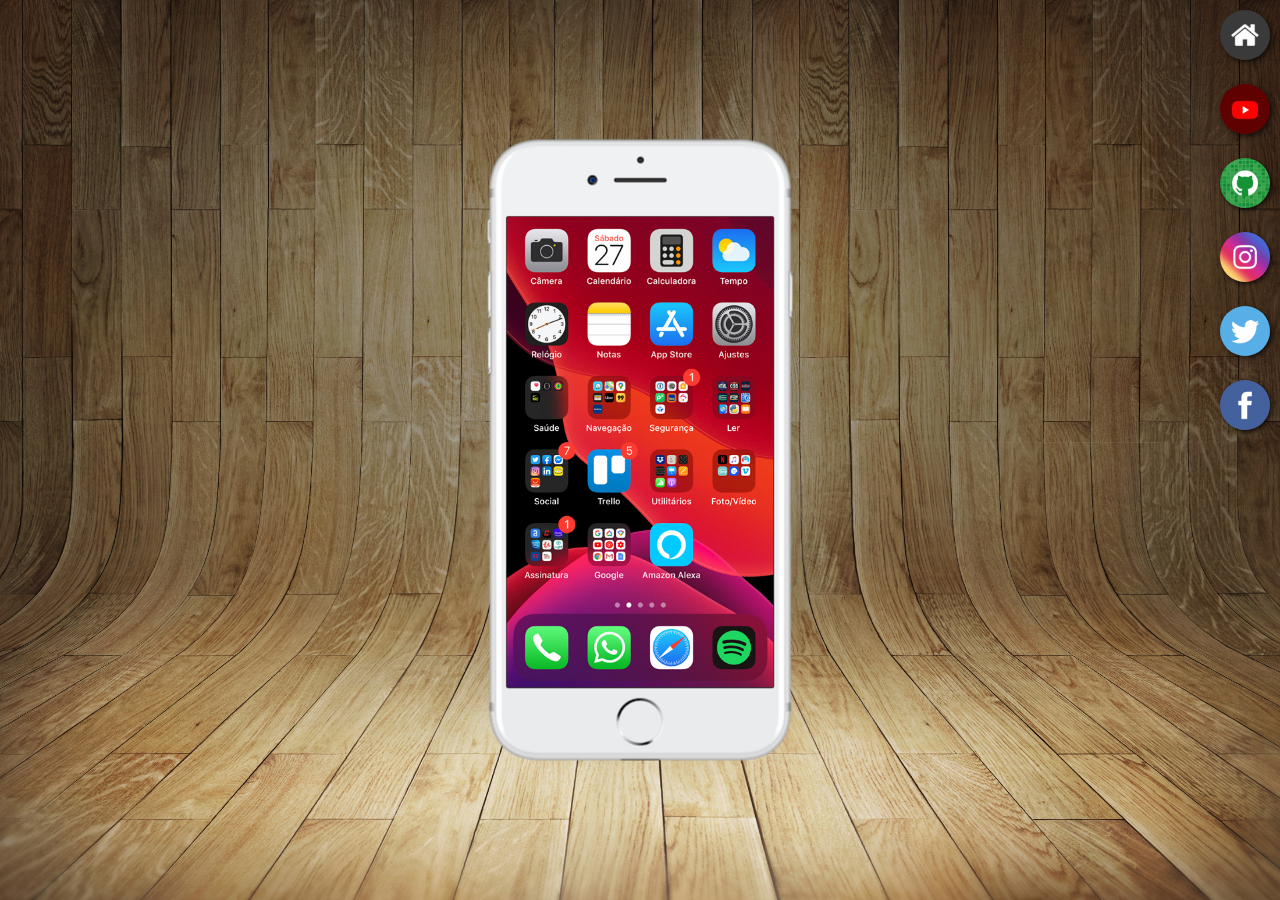
<file: index.html>
<!DOCTYPE html>
<html lang="pt-br">
<head>
    <meta charset="UTF-8">
    <meta name="viewport" content="width=device-width, initial-scale=1.0">
    <link rel="shortcut icon" href="favicon.ico" type="image/x-icon">
    <link rel="stylesheet" href="estilos/style.css">
    <title>Projeto social</title>
</head>
<body>
    <main>
        <section id="telefone">
            <iframe src="home.html" name="tela" id="tela"  frameborder="0">
                Seu navegador não é compatível com isso.
            </iframe>
        </section>
        <section id="redes-sociais">
            <a href="home.html" target="tela"><img src="imagens/logo-home.jpg" alt="Home"></a><br>
            <a href="youtube.html" target="tela"><img src="imagens/logo-youtube.jpg" alt="YouTube"></a><br>
            <a href="github.html" target="tela"><img src="imagens/logo-github.jpg" alt="GitHub"></a><br>
            <a href="instagram.html" target="tela"><img src="imagens/logo-instagram.jpg" alt="Instagram"></a><br>
            <a href="twitter.html" target="tela"><img src="imagens/logo-twitter.jpg" alt="Twitter"></a><br>
            <a href="facebook.html" target="tela"><img src="imagens/logo-facebook.jpg" alt="Facebook"></a>
        </section>
    </main>
</body>
</html>
</file>
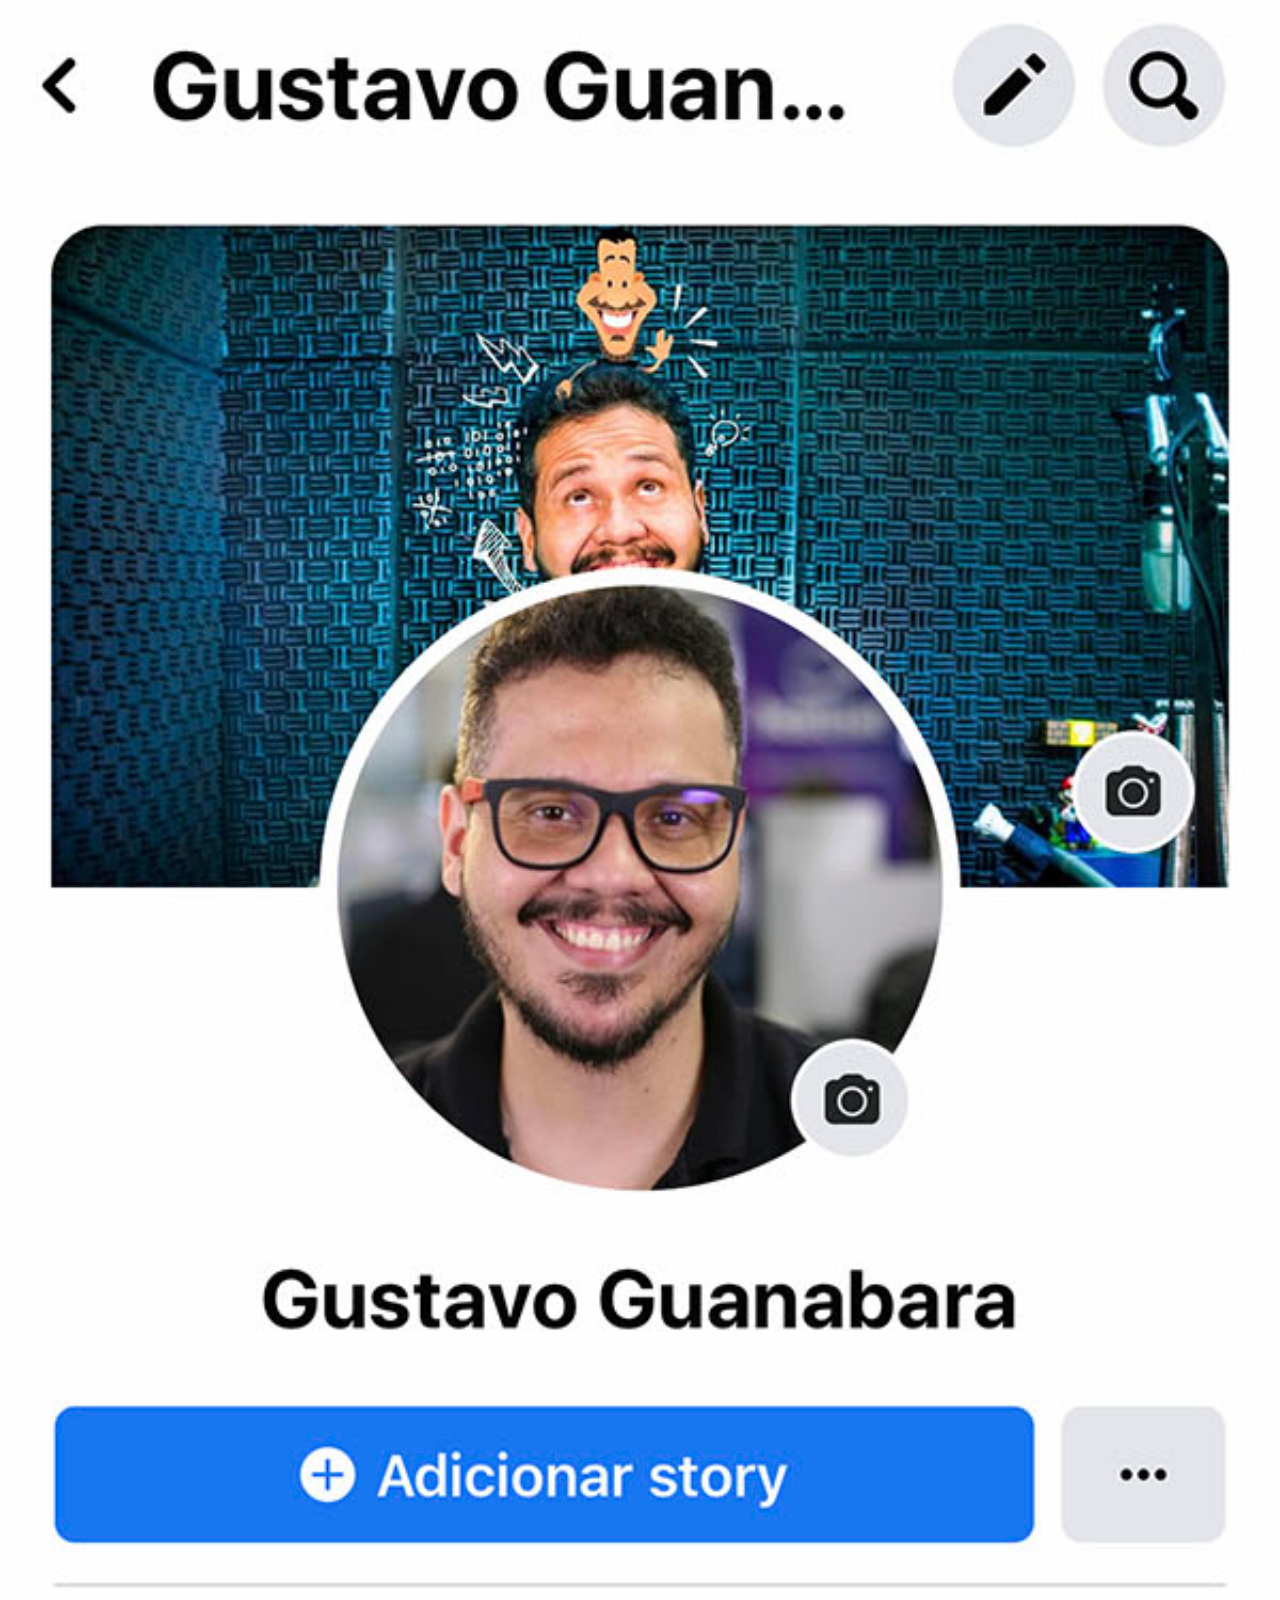
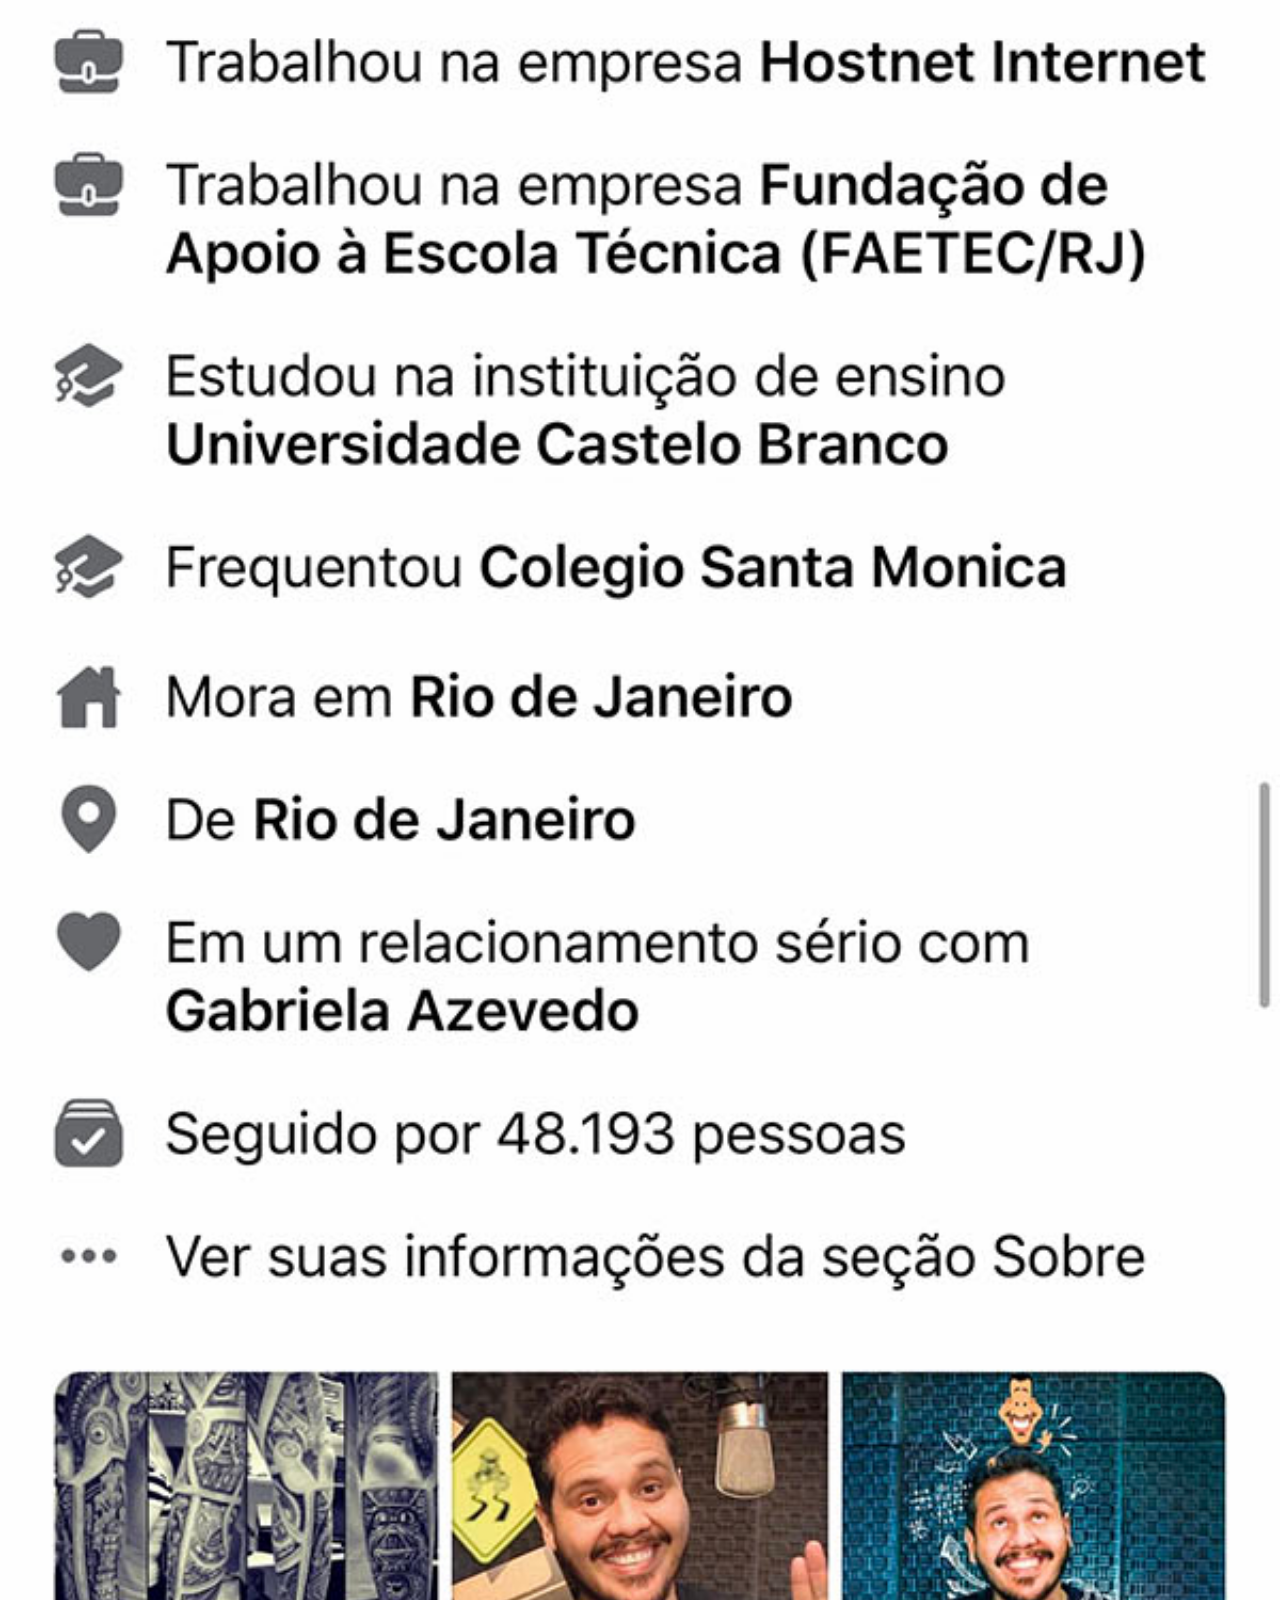
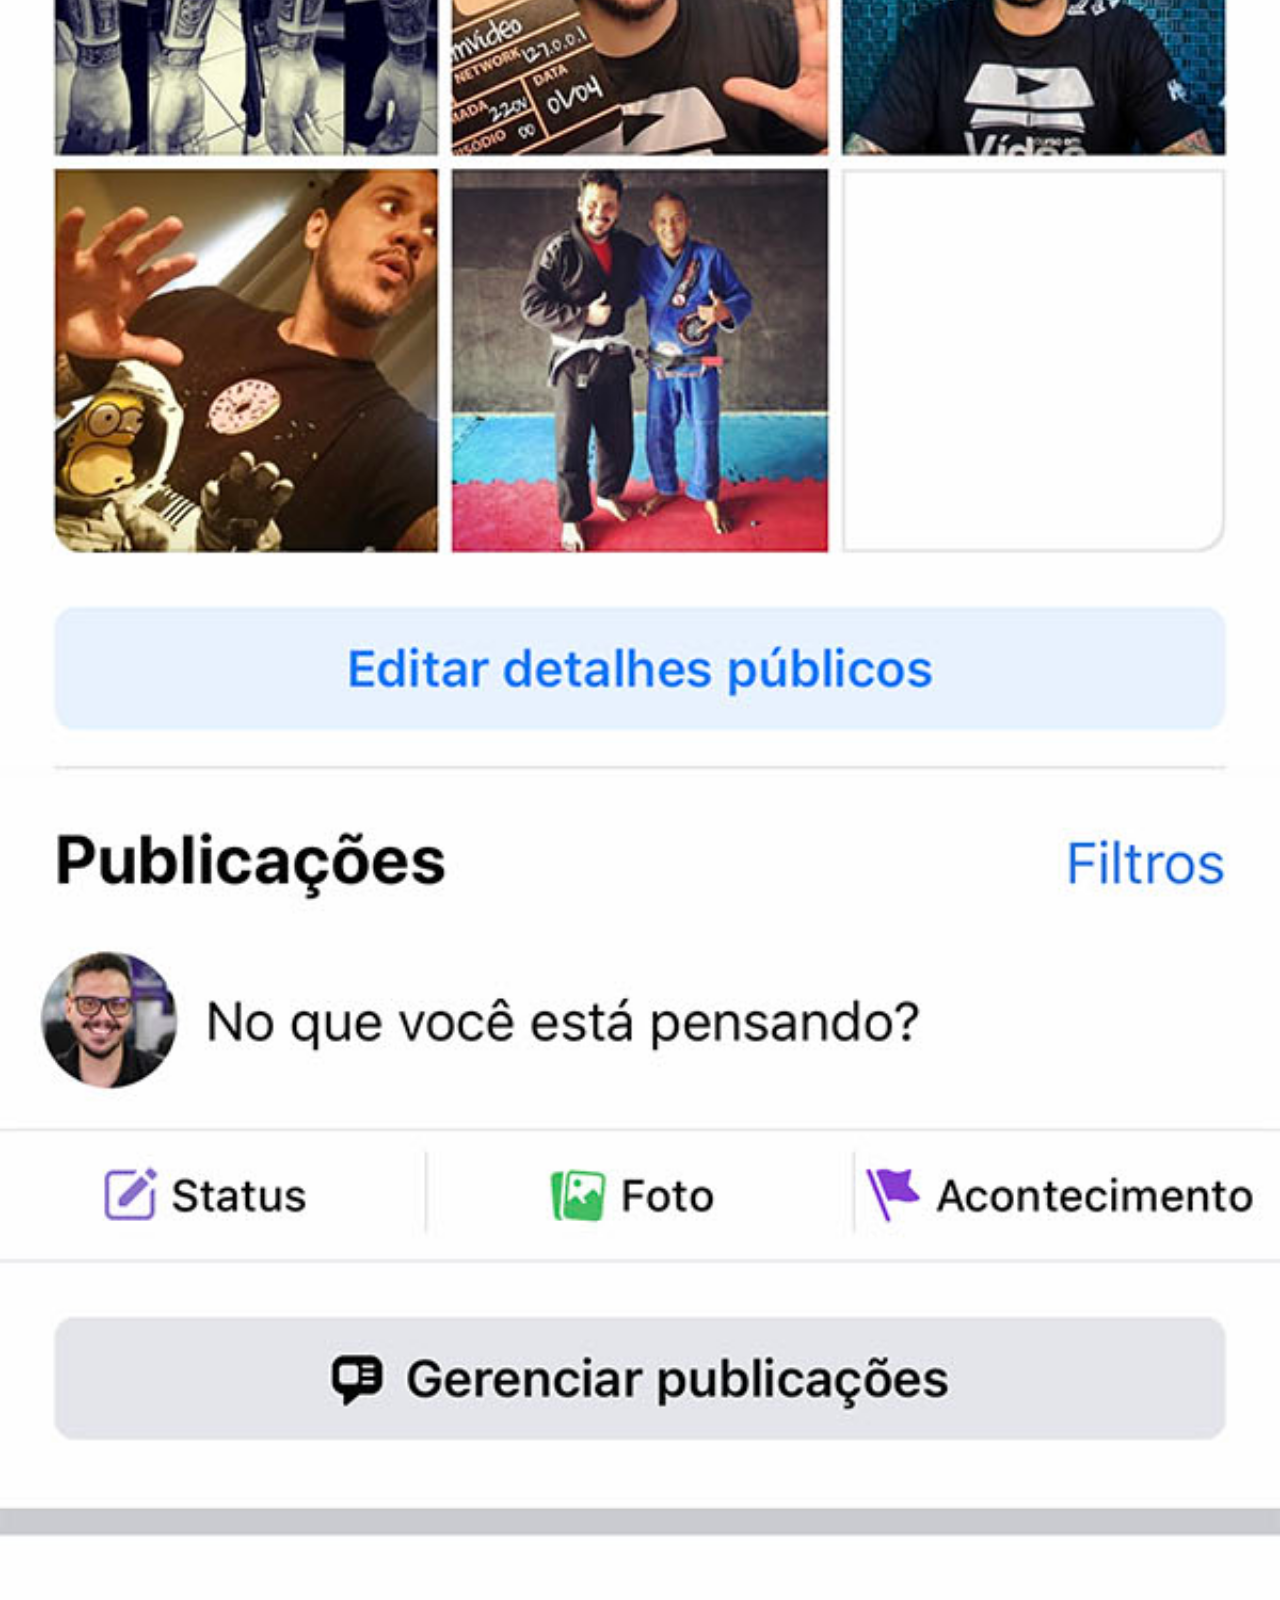
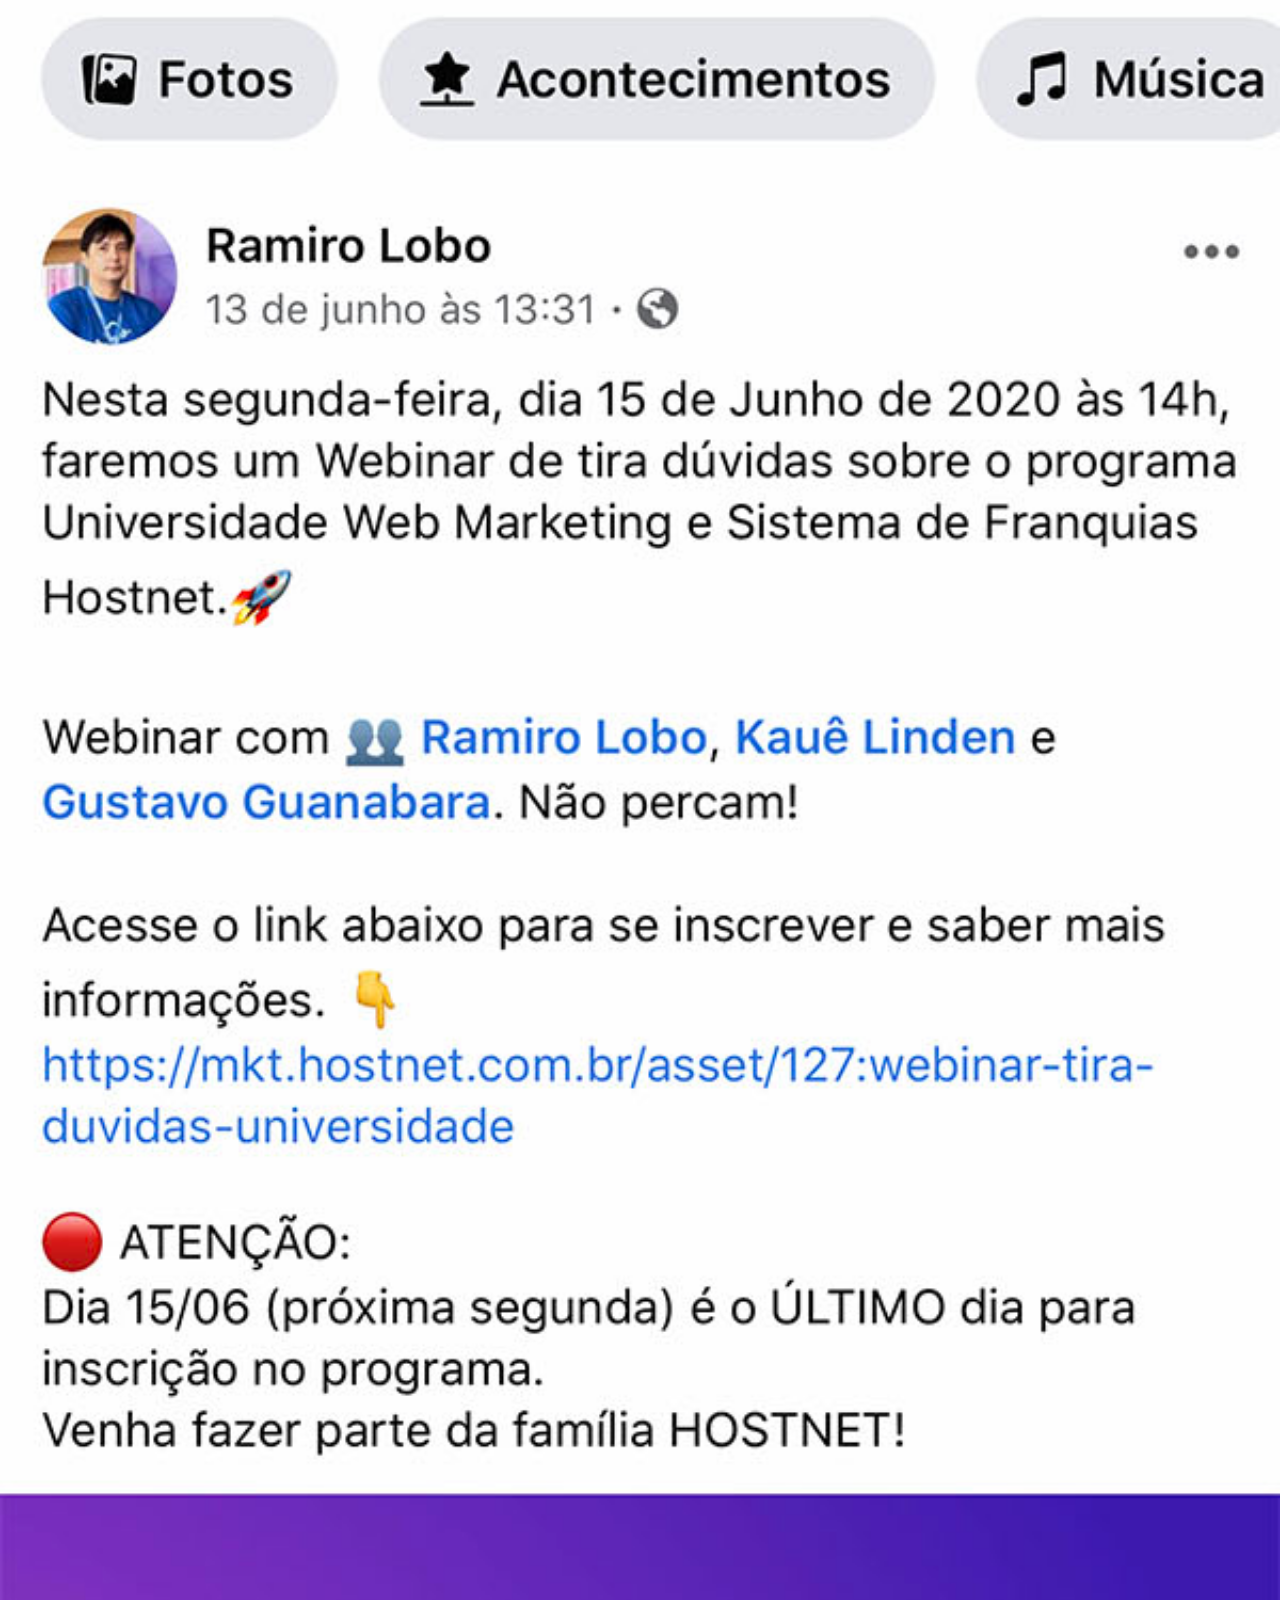
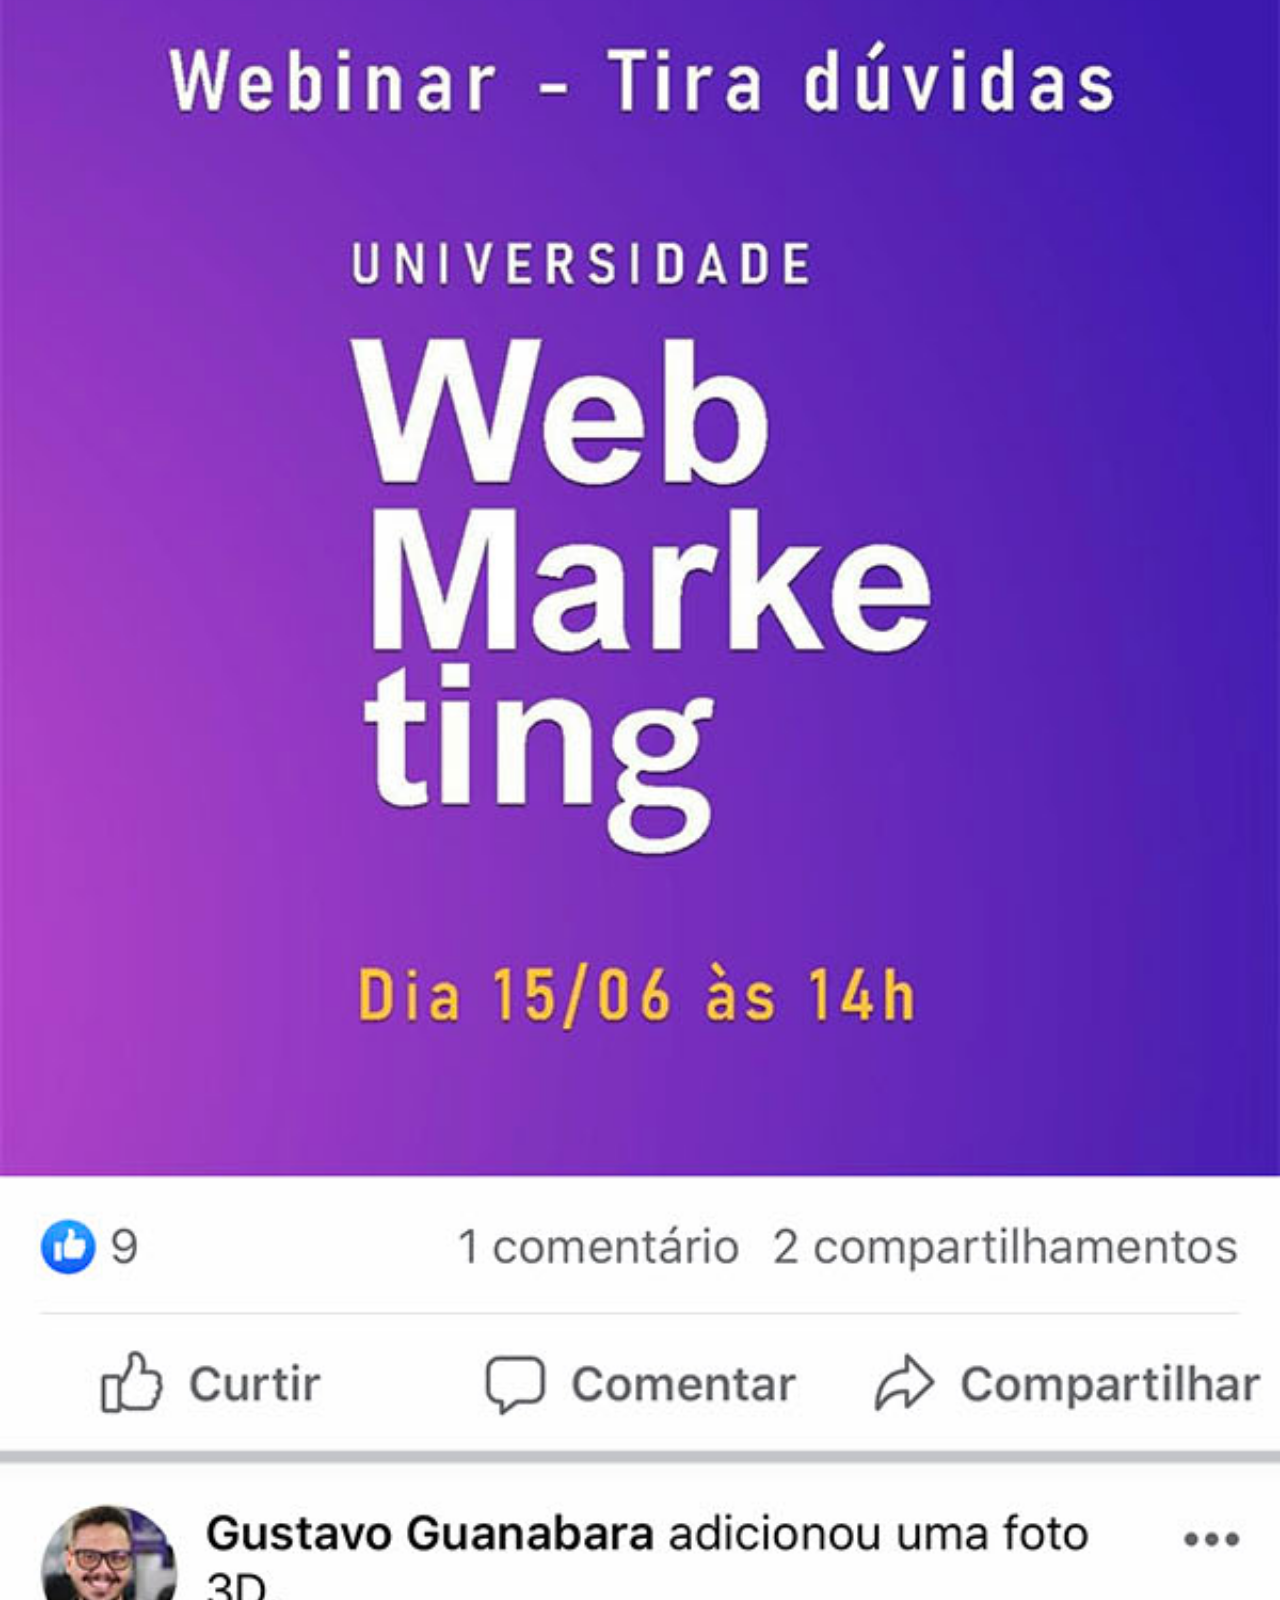
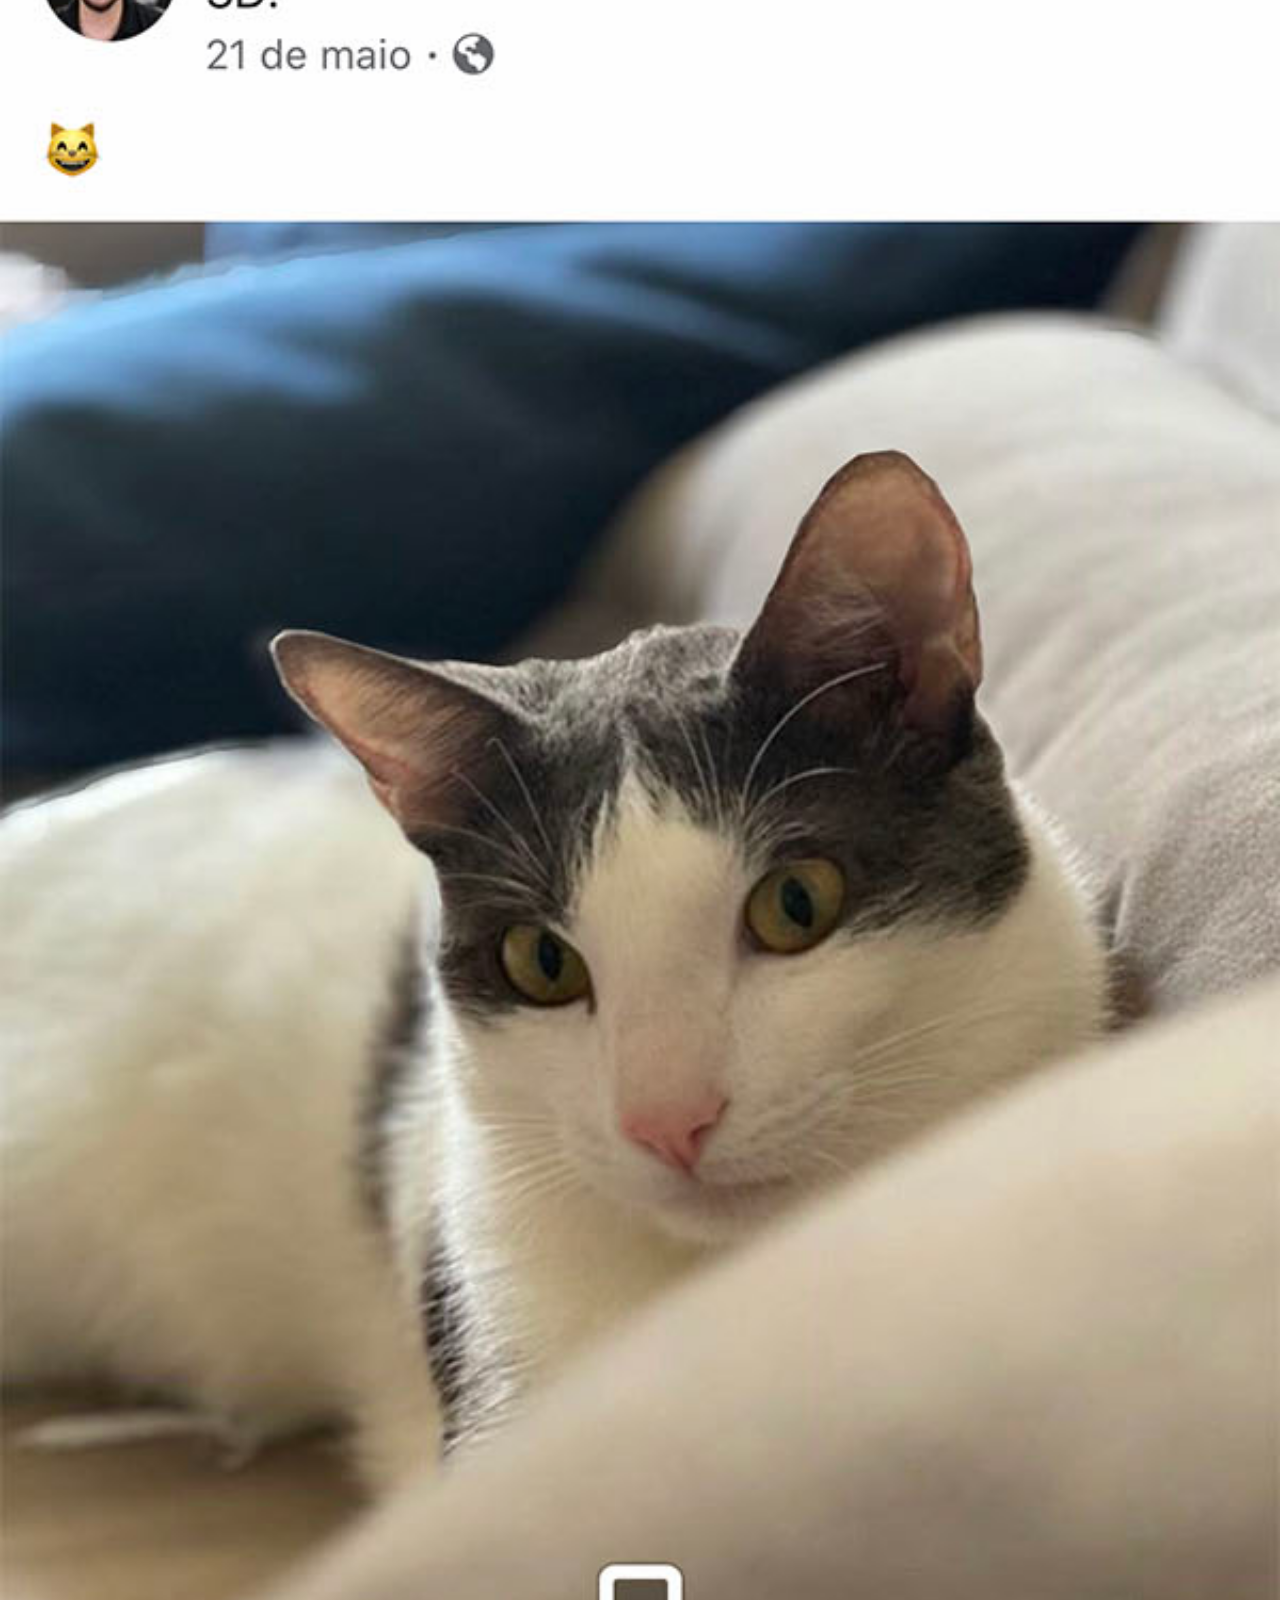
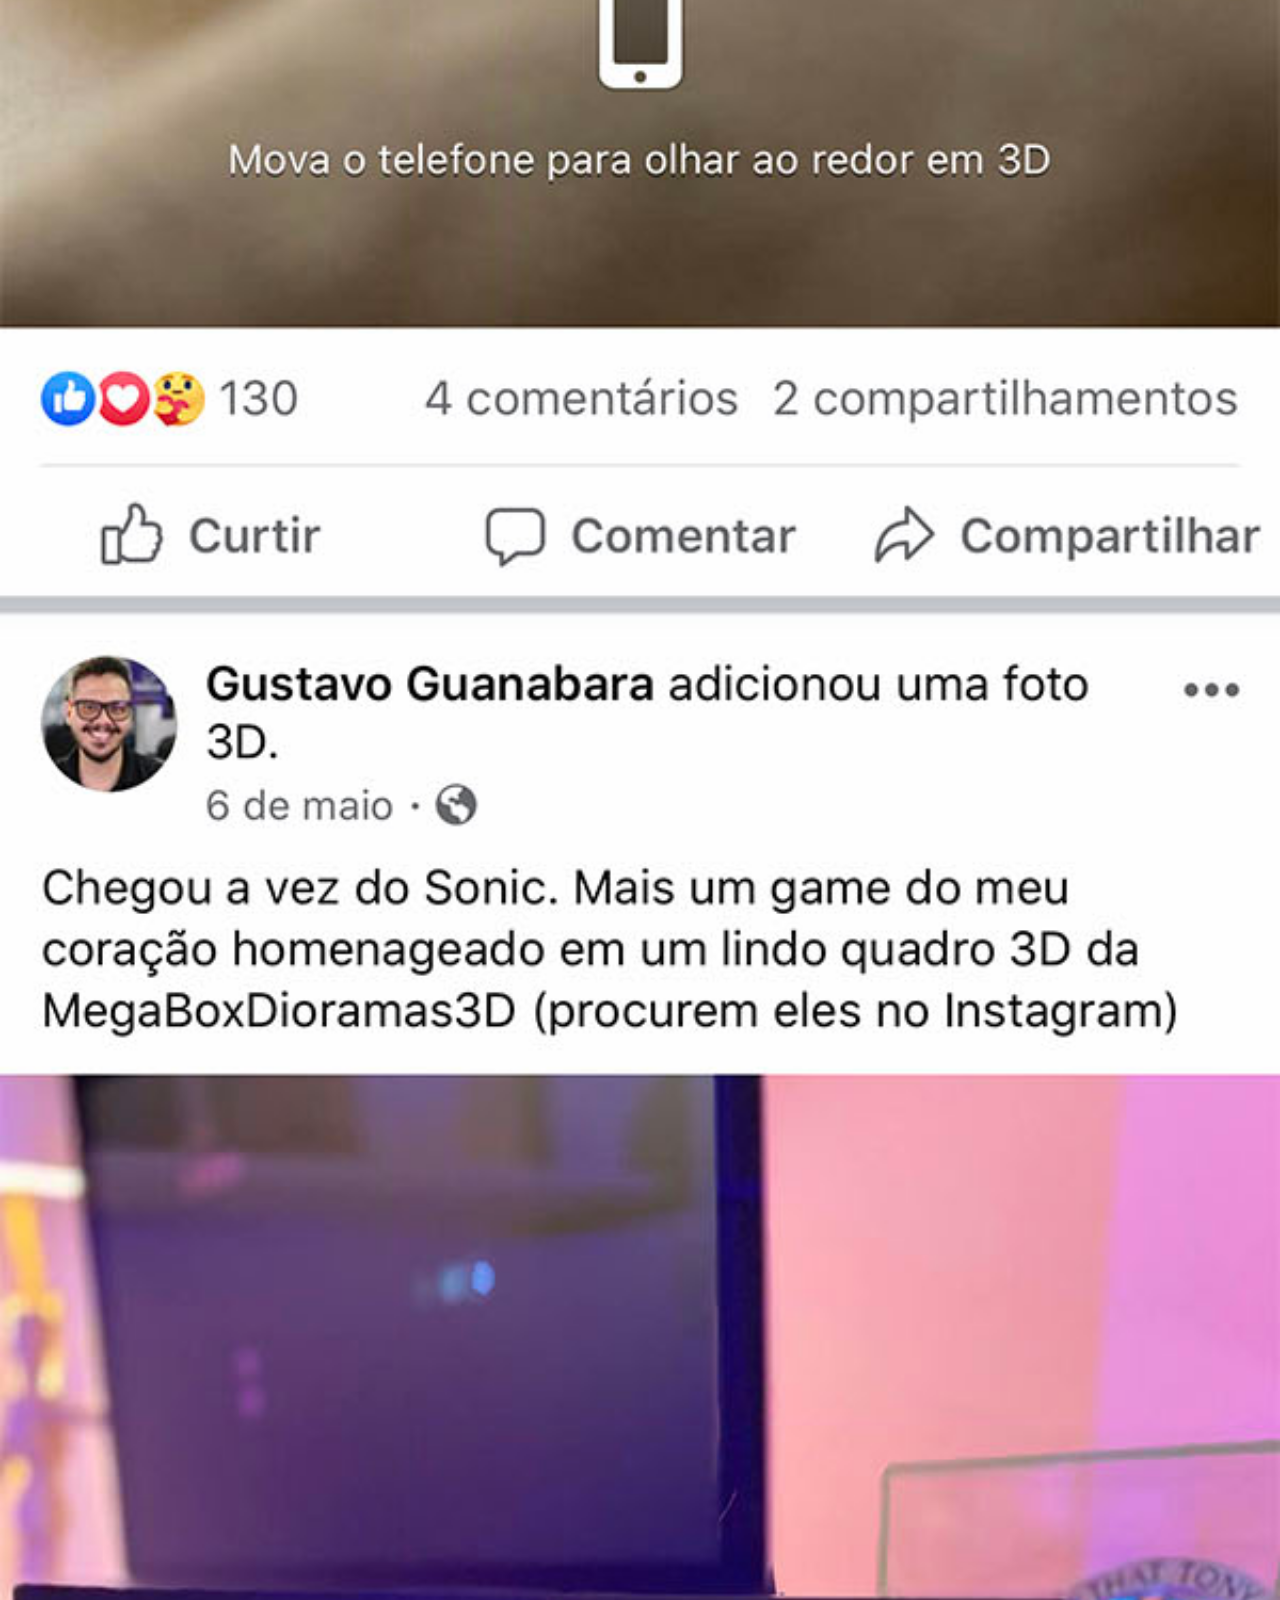
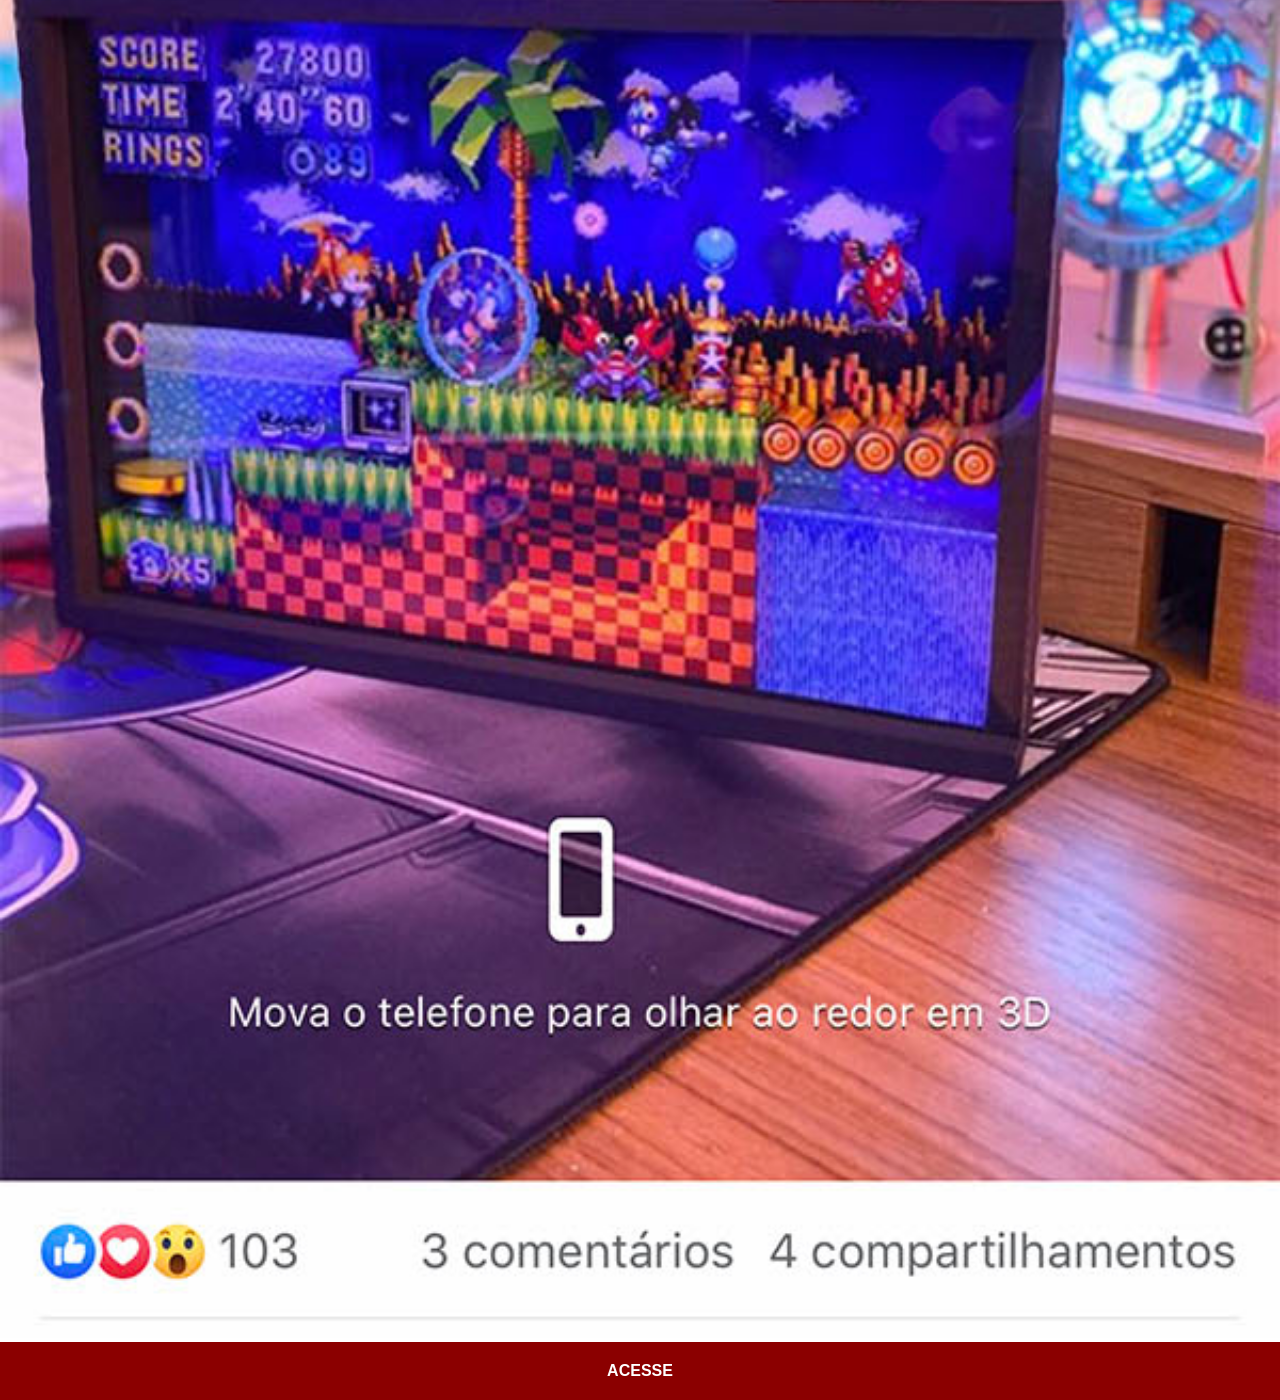
<file: facebook.html>
<!DOCTYPE html>
<html lang="pt-br">
<head>
    <meta charset="UTF-8">
    <meta name="viewport" content="width=device-width, initial-scale=1.0">
    <title>Facebook</title>
    <link rel="stylesheet" href="estilos/social.css">
</head>
<body>
    <img src="imagens/tela-facebook.jpg" alt="Facebook">
    <a href="#">ACESSE</a>
</body>
</html>
</file>
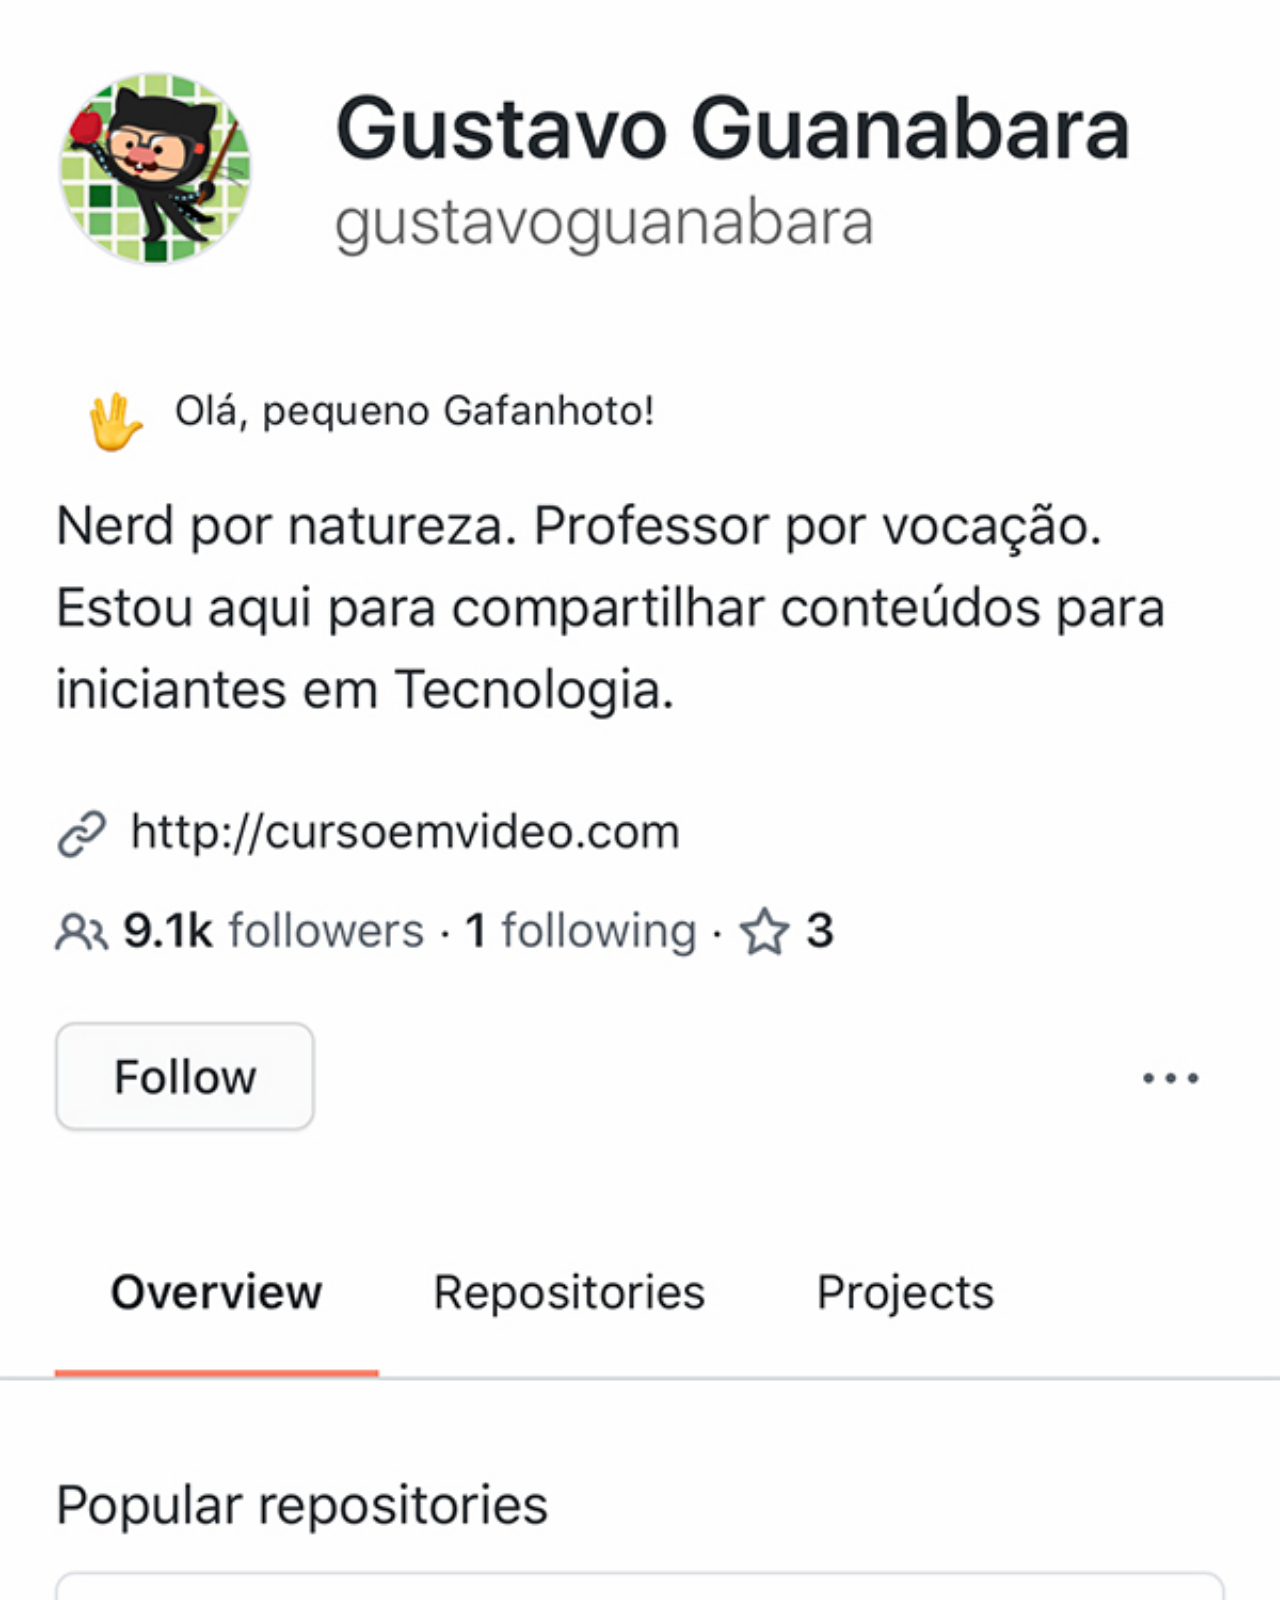
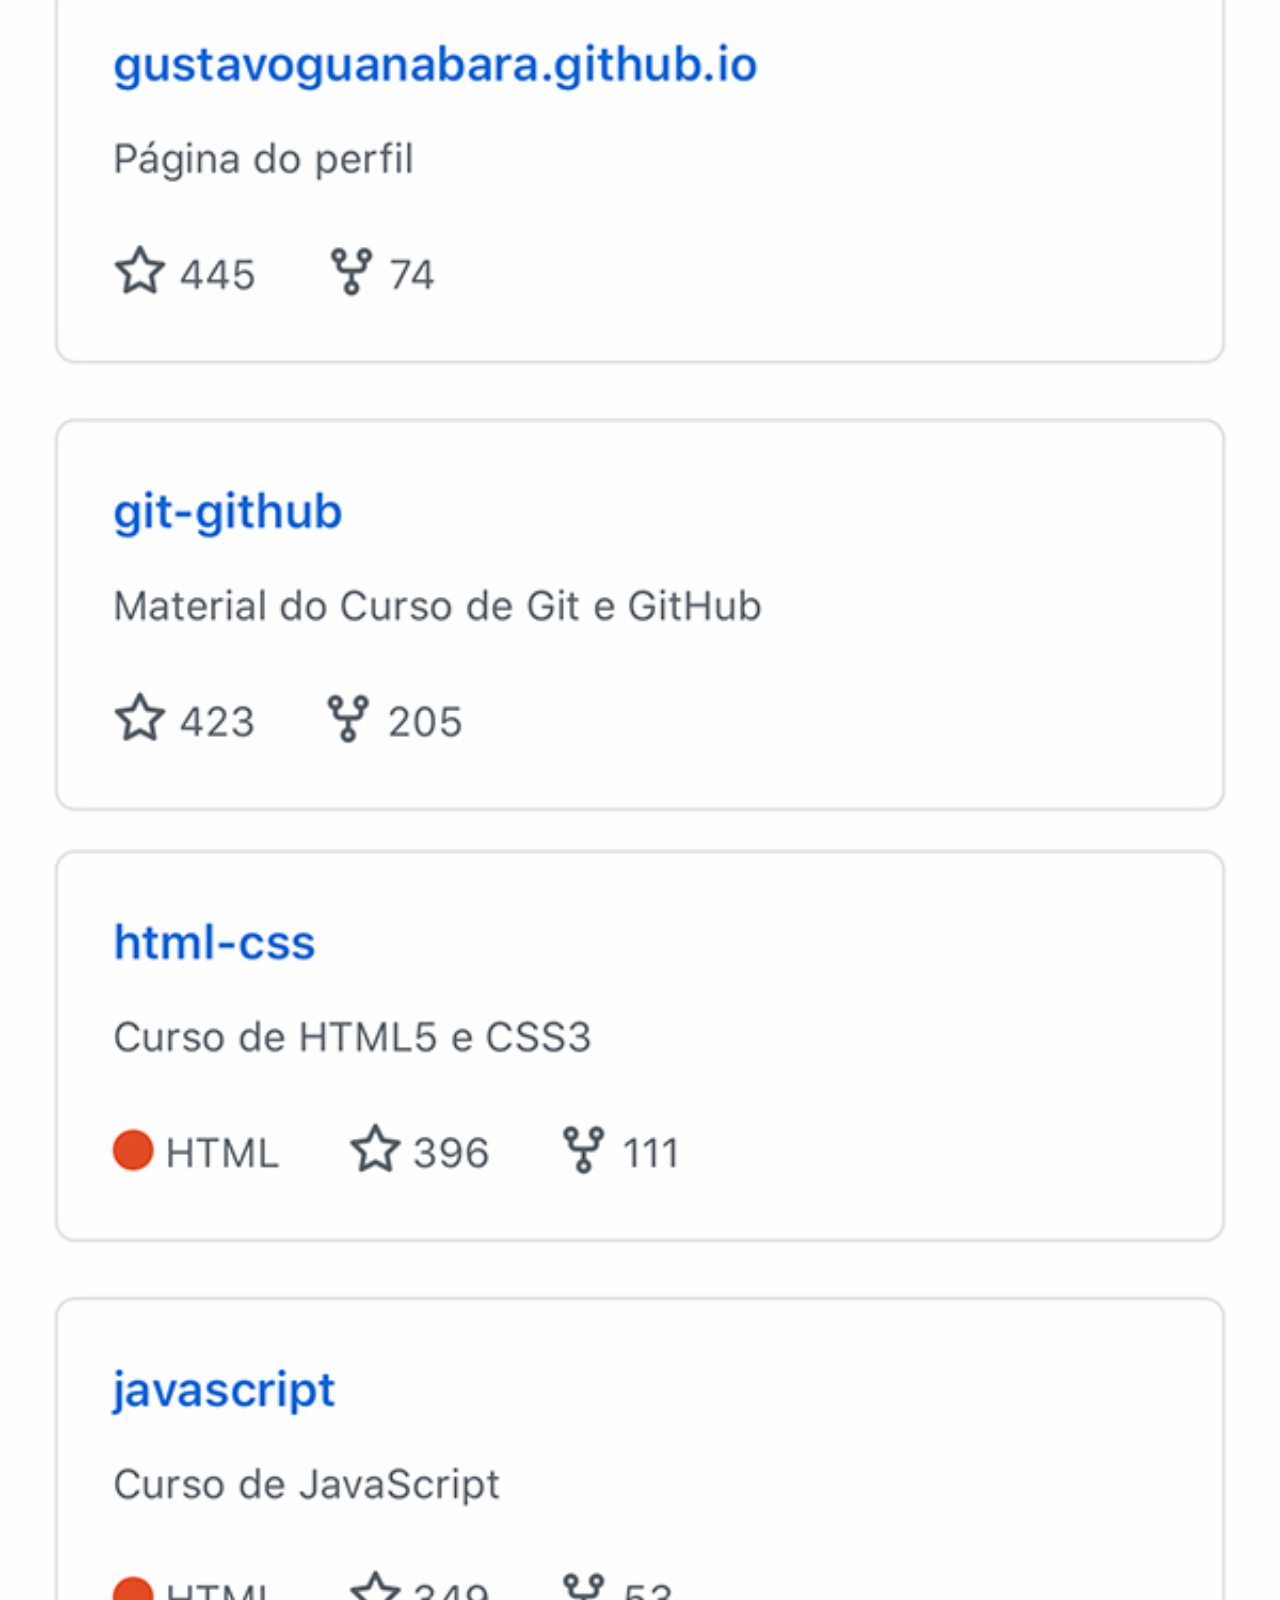
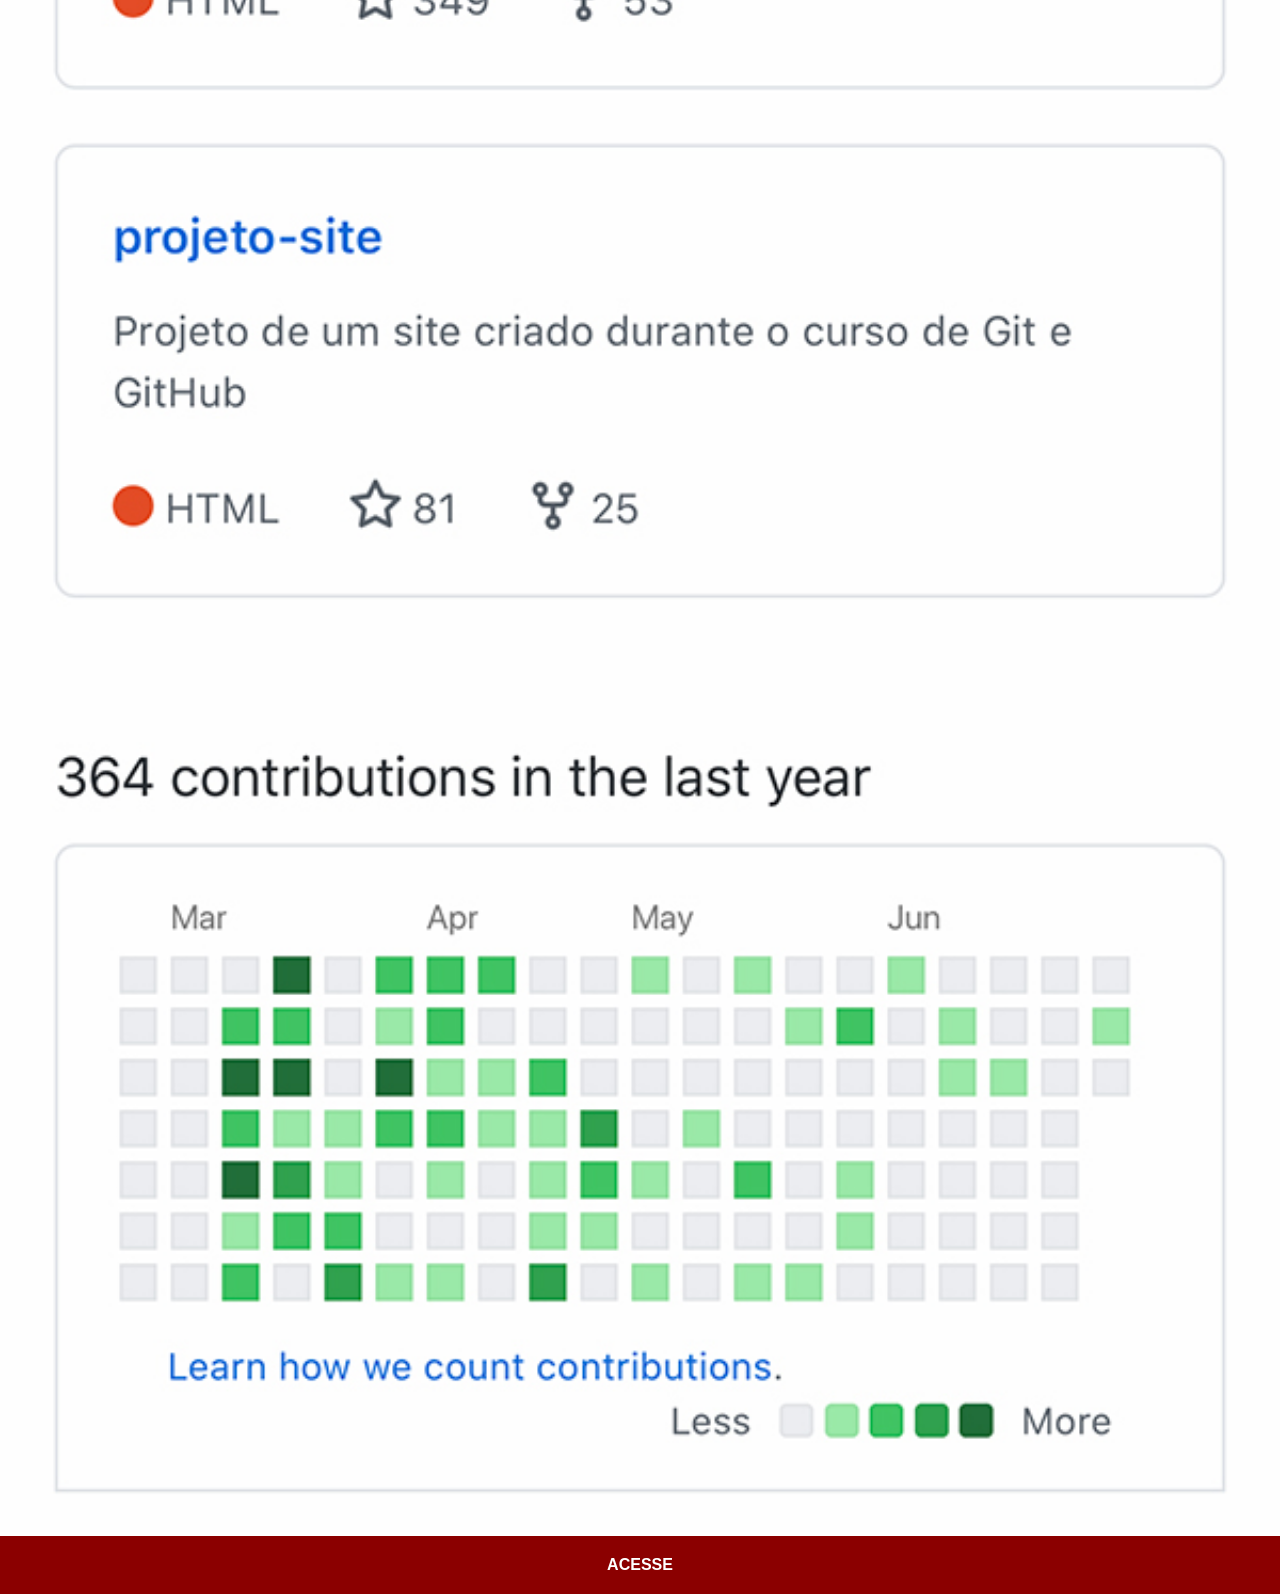
<file: github.html>
<!DOCTYPE html>
<html lang="pt-br">
<head>
    <meta charset="UTF-8">
    <meta name="viewport" content="width=device-width, initial-scale=1.0">
    <title>Github</title>
    <link rel="stylesheet" href="estilos/social.css">
</head>
<body>
    <img src="imagens/tela-github.jpg" alt="Github">
    <a href="https://github.com/elinaldo-vcarvalho">ACESSE</a>
</body>
</html>
</file>
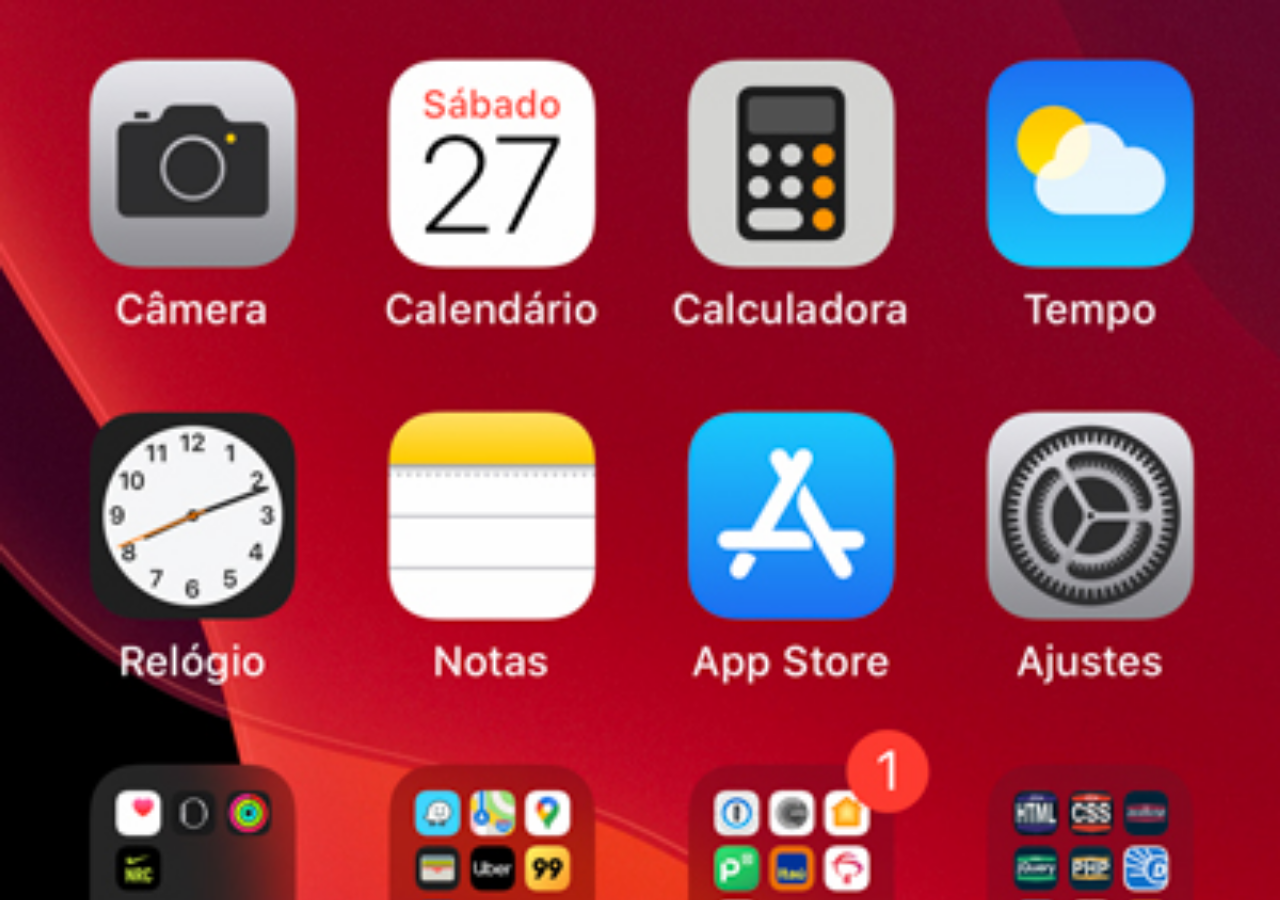
<file: home.html>
<!DOCTYPE html>
<html lang="pt-br">
<head>
    <meta charset="UTF-8">
    <meta name="viewport" content="width=device-width, initial-scale=1.0">
    <title>Home</title>
    <style>
        * {
            margin: 0px;
            padding: 0px;
        }

        body {
            width: 100vw;
            height: 100vh;
            background: black url('imagens/tela-home.jpg') no-repeat top center;
            background-size: cover;
        }
    </style>
</head>
<body>
    
</body>
</html>
</file>
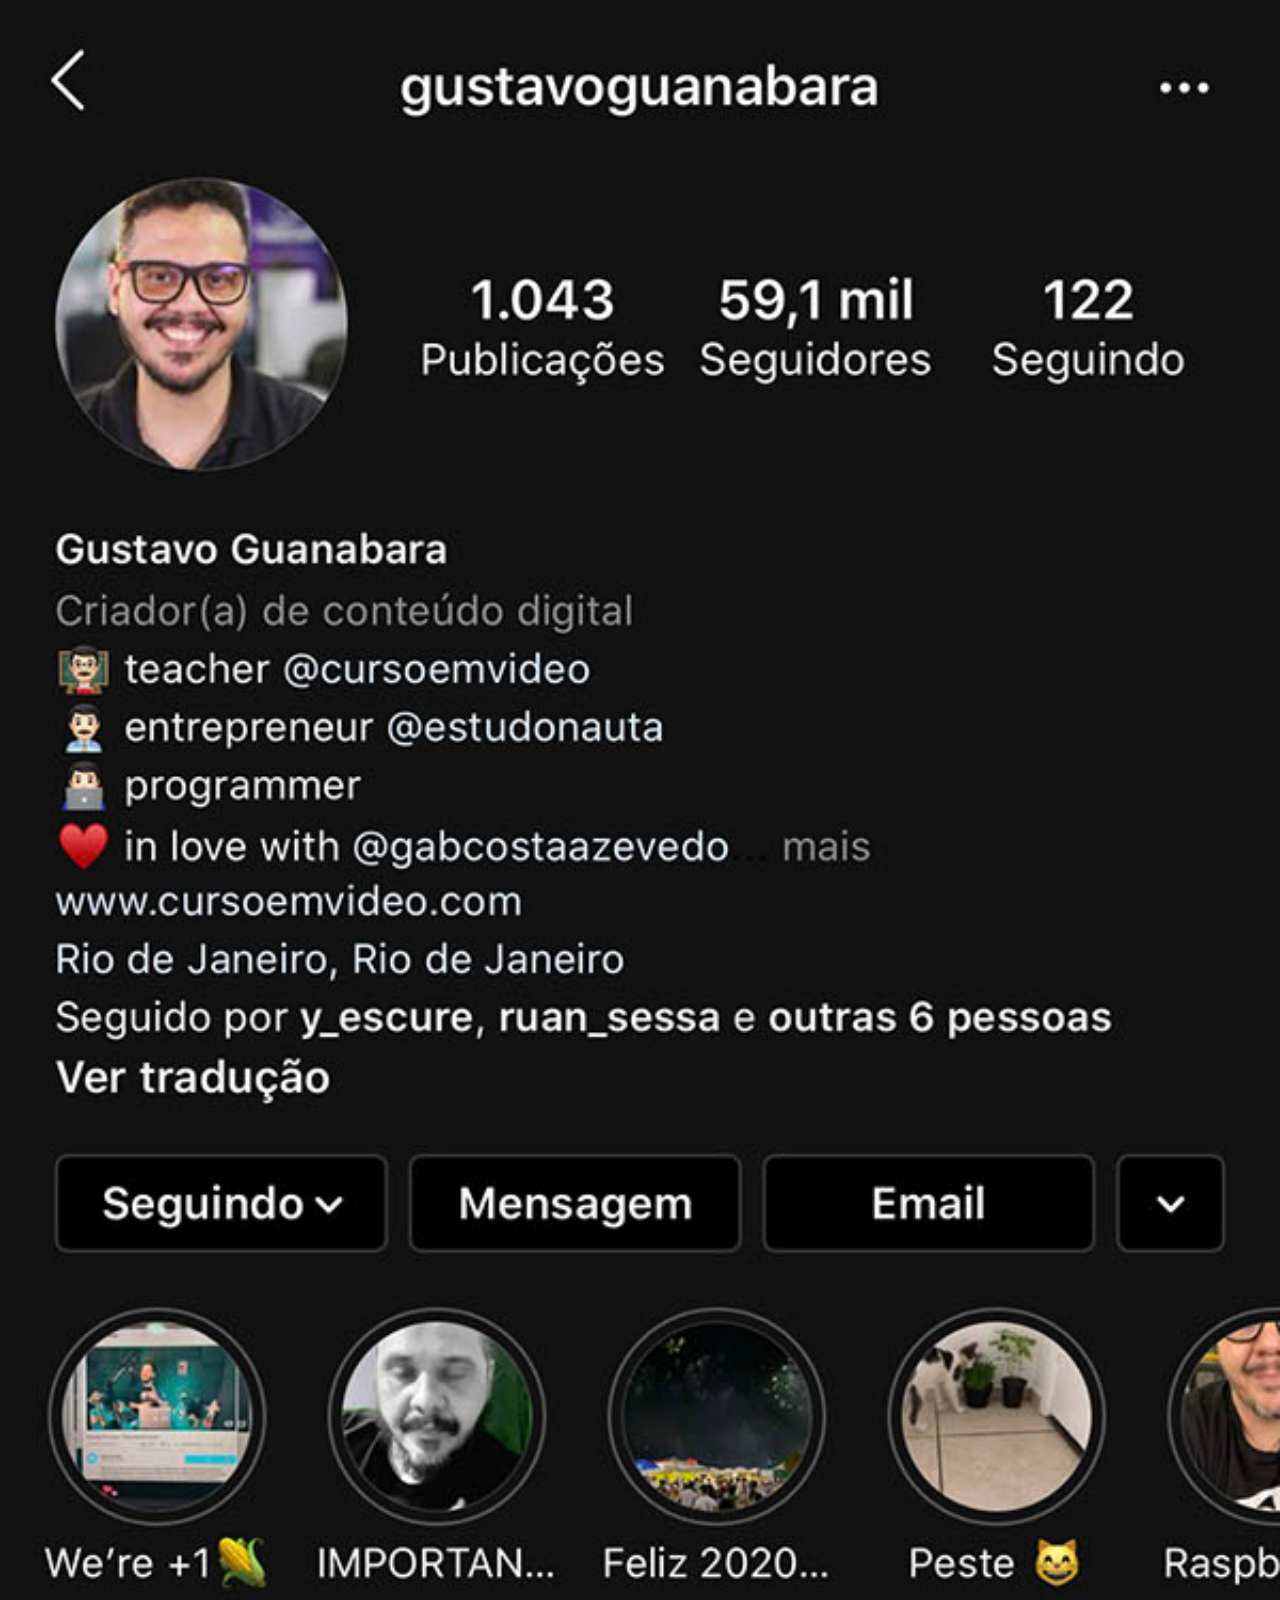
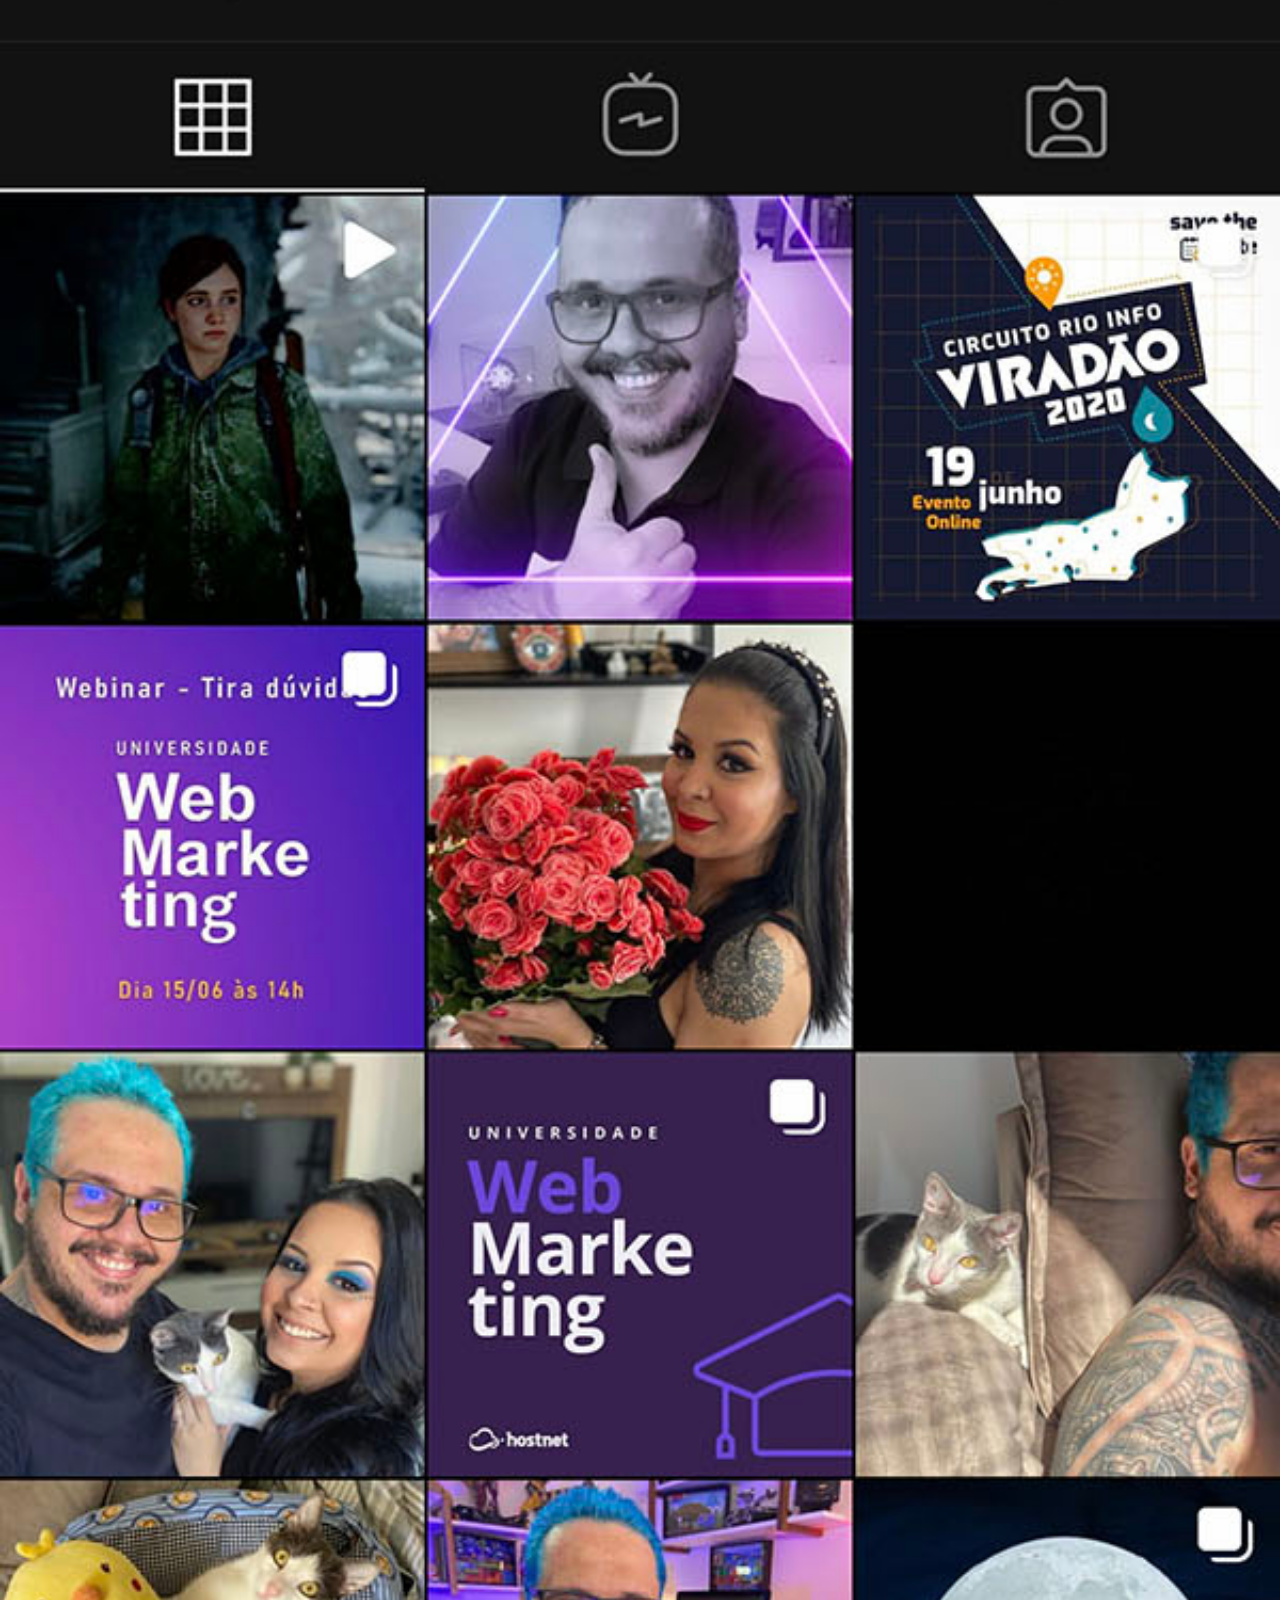
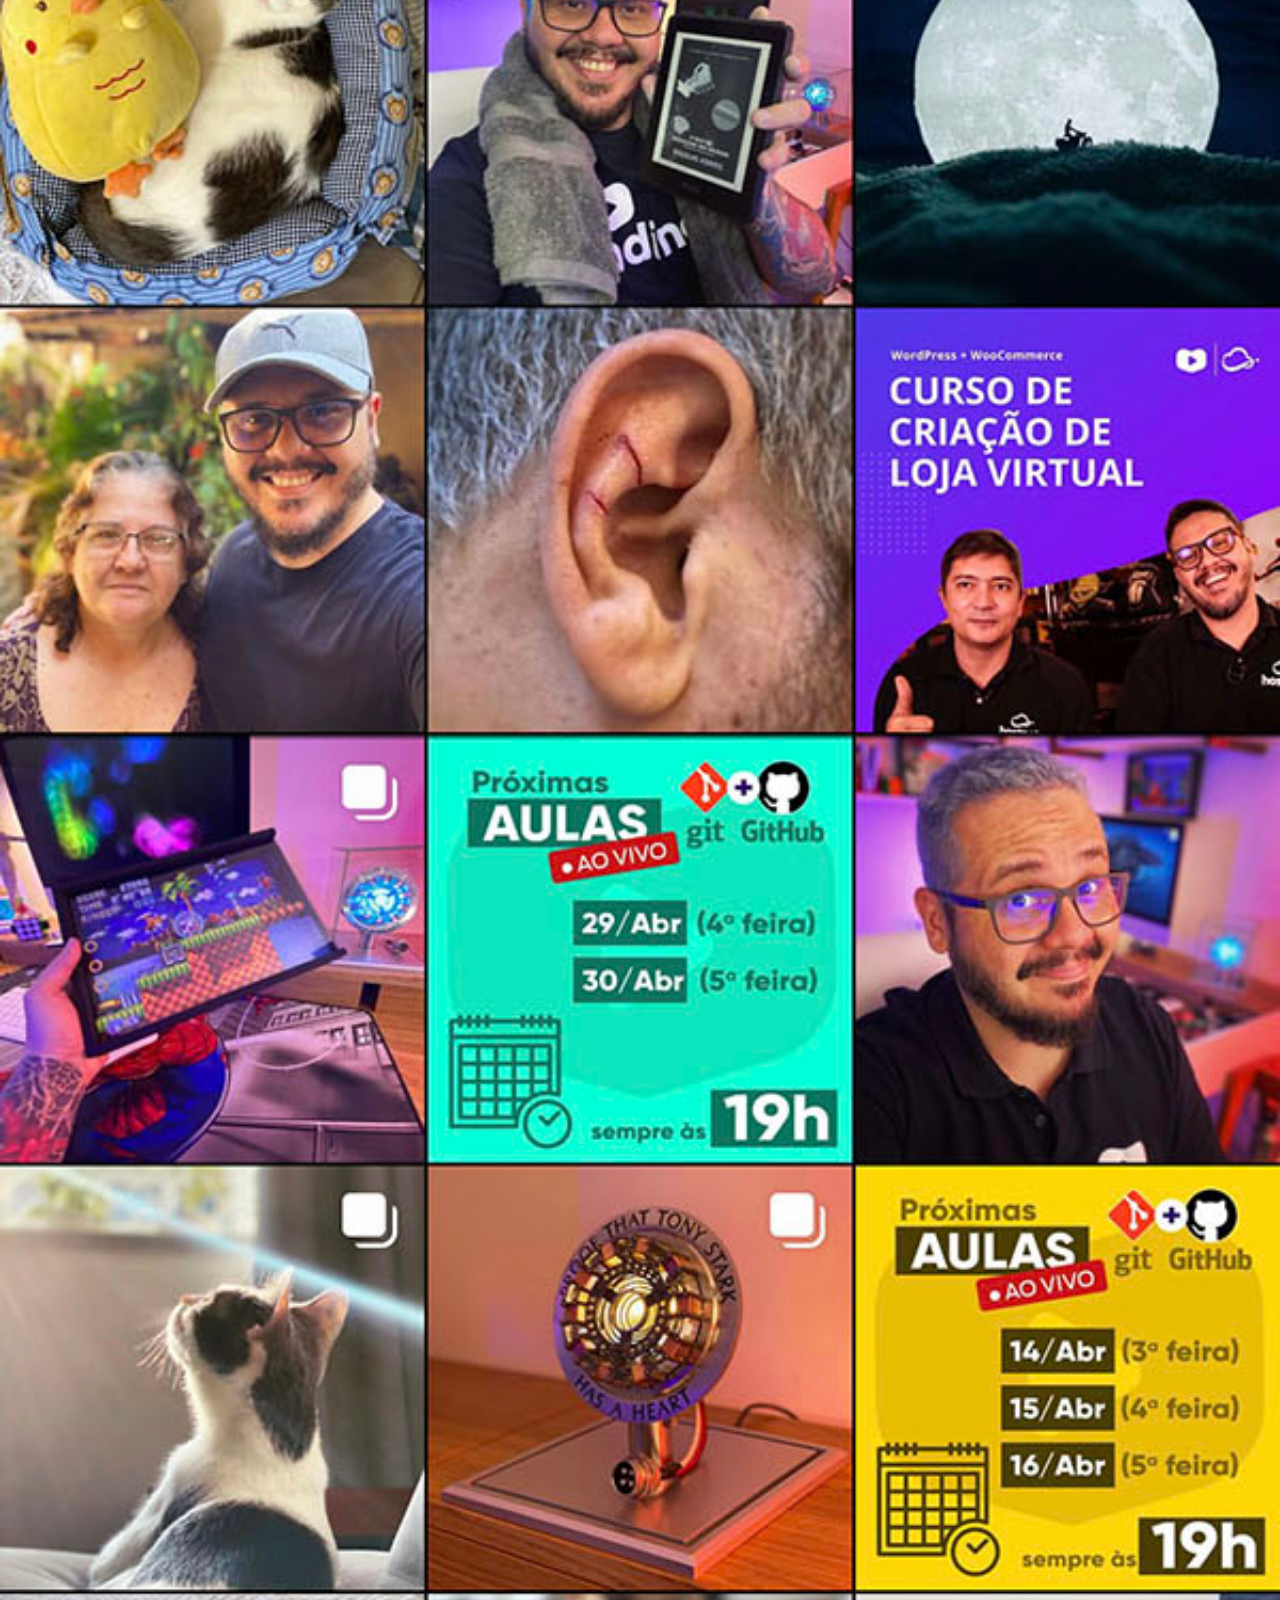
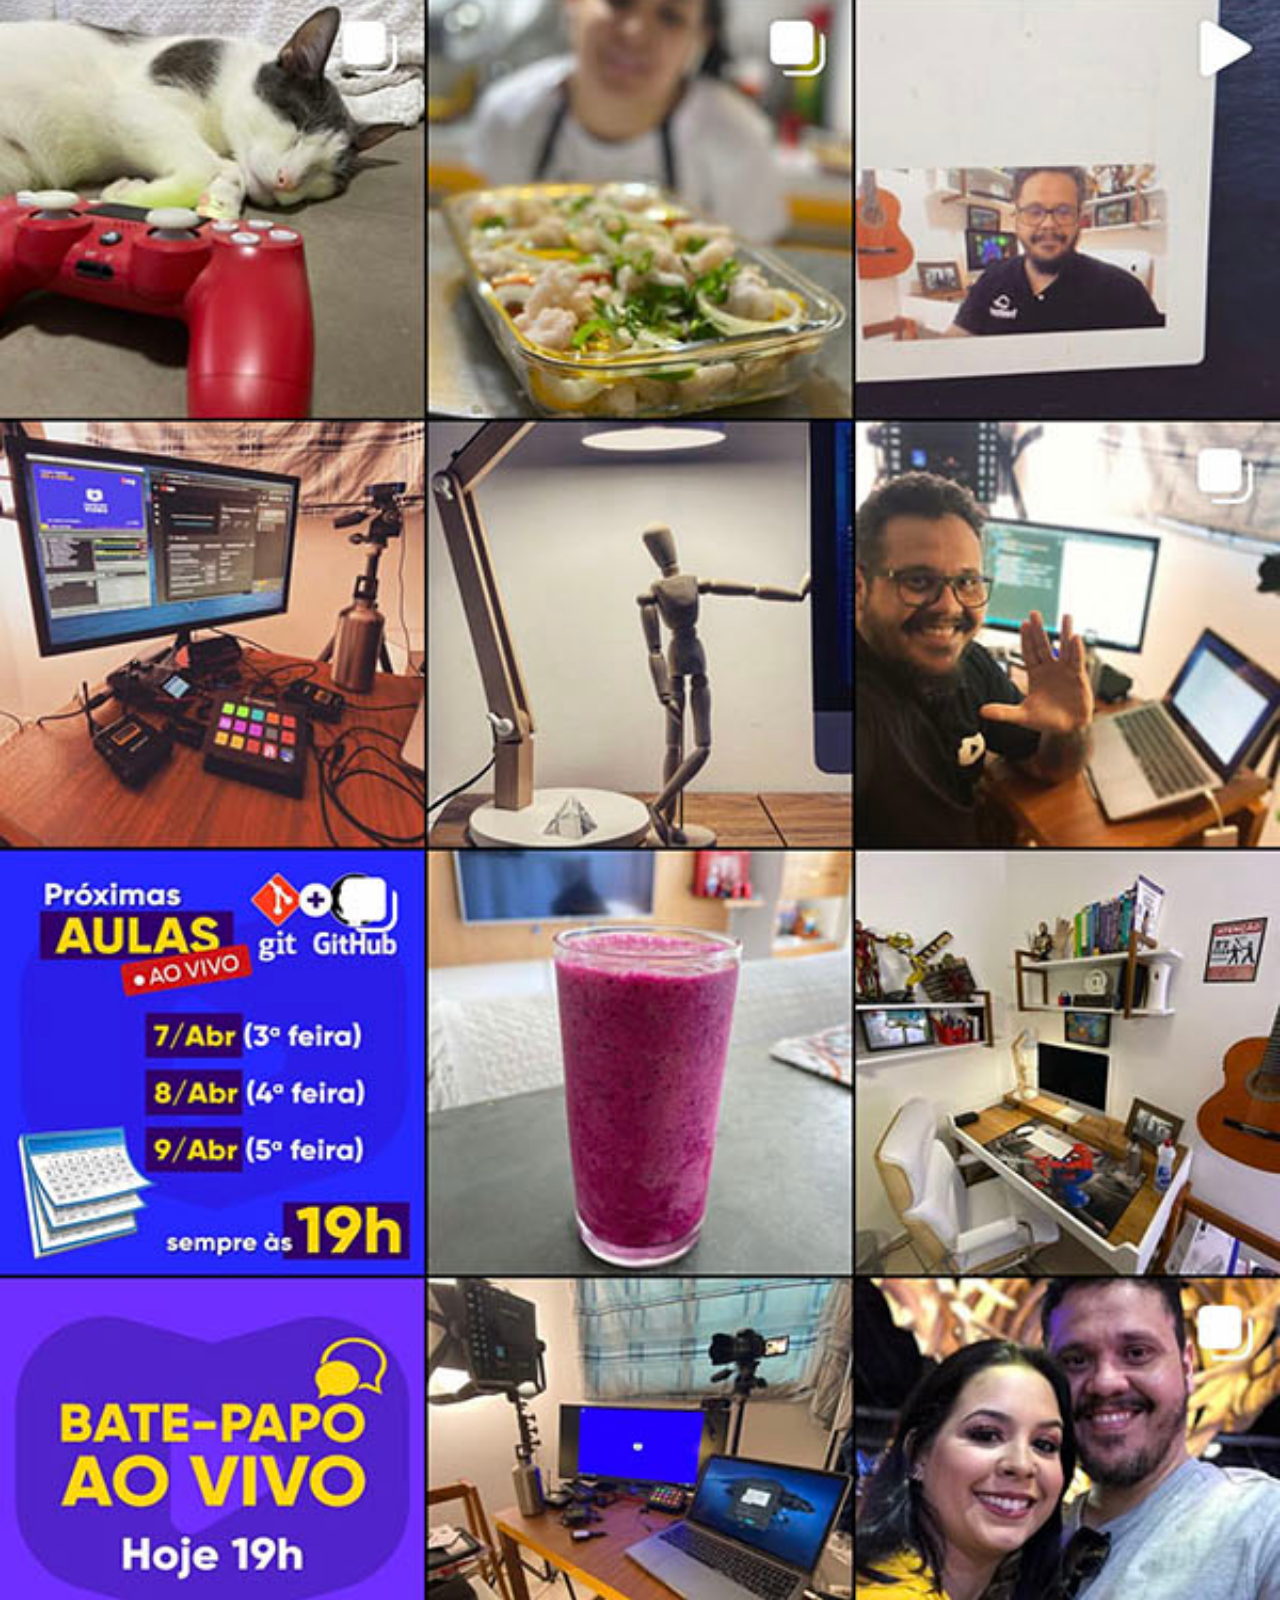
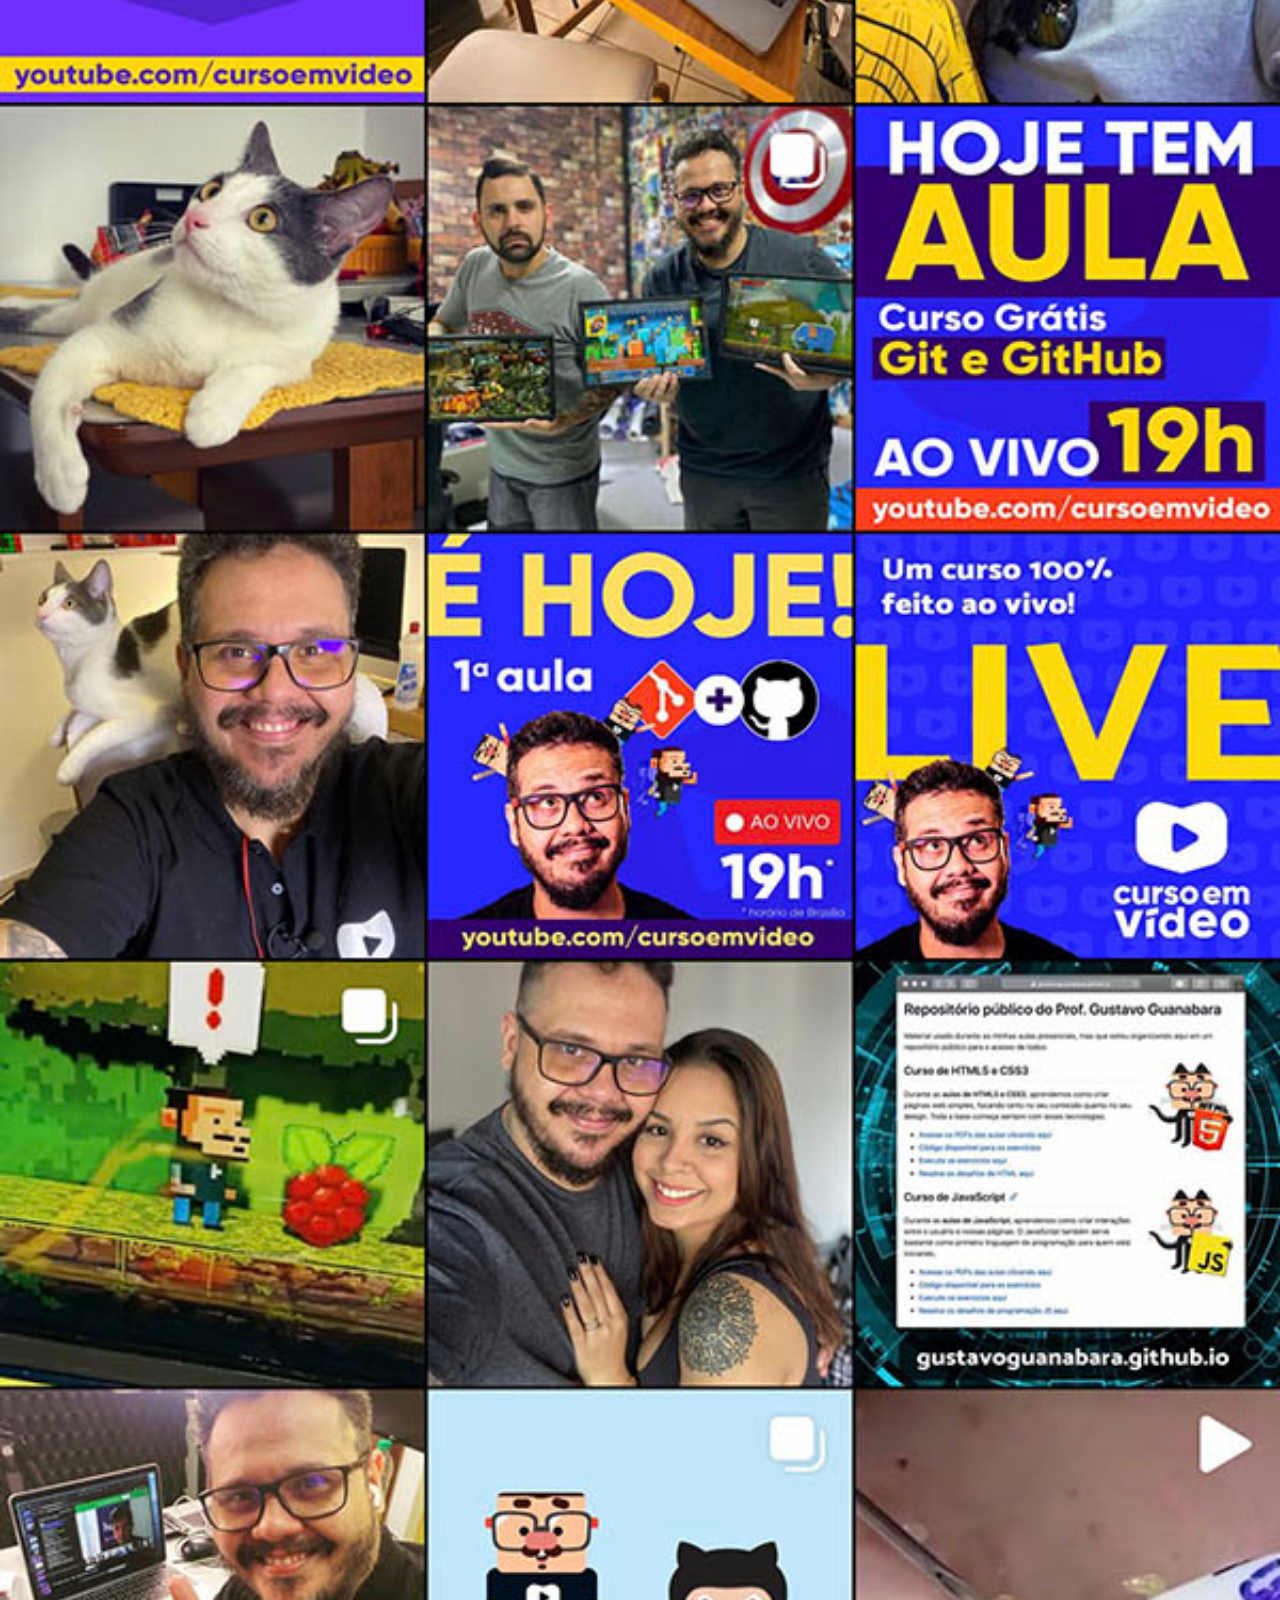
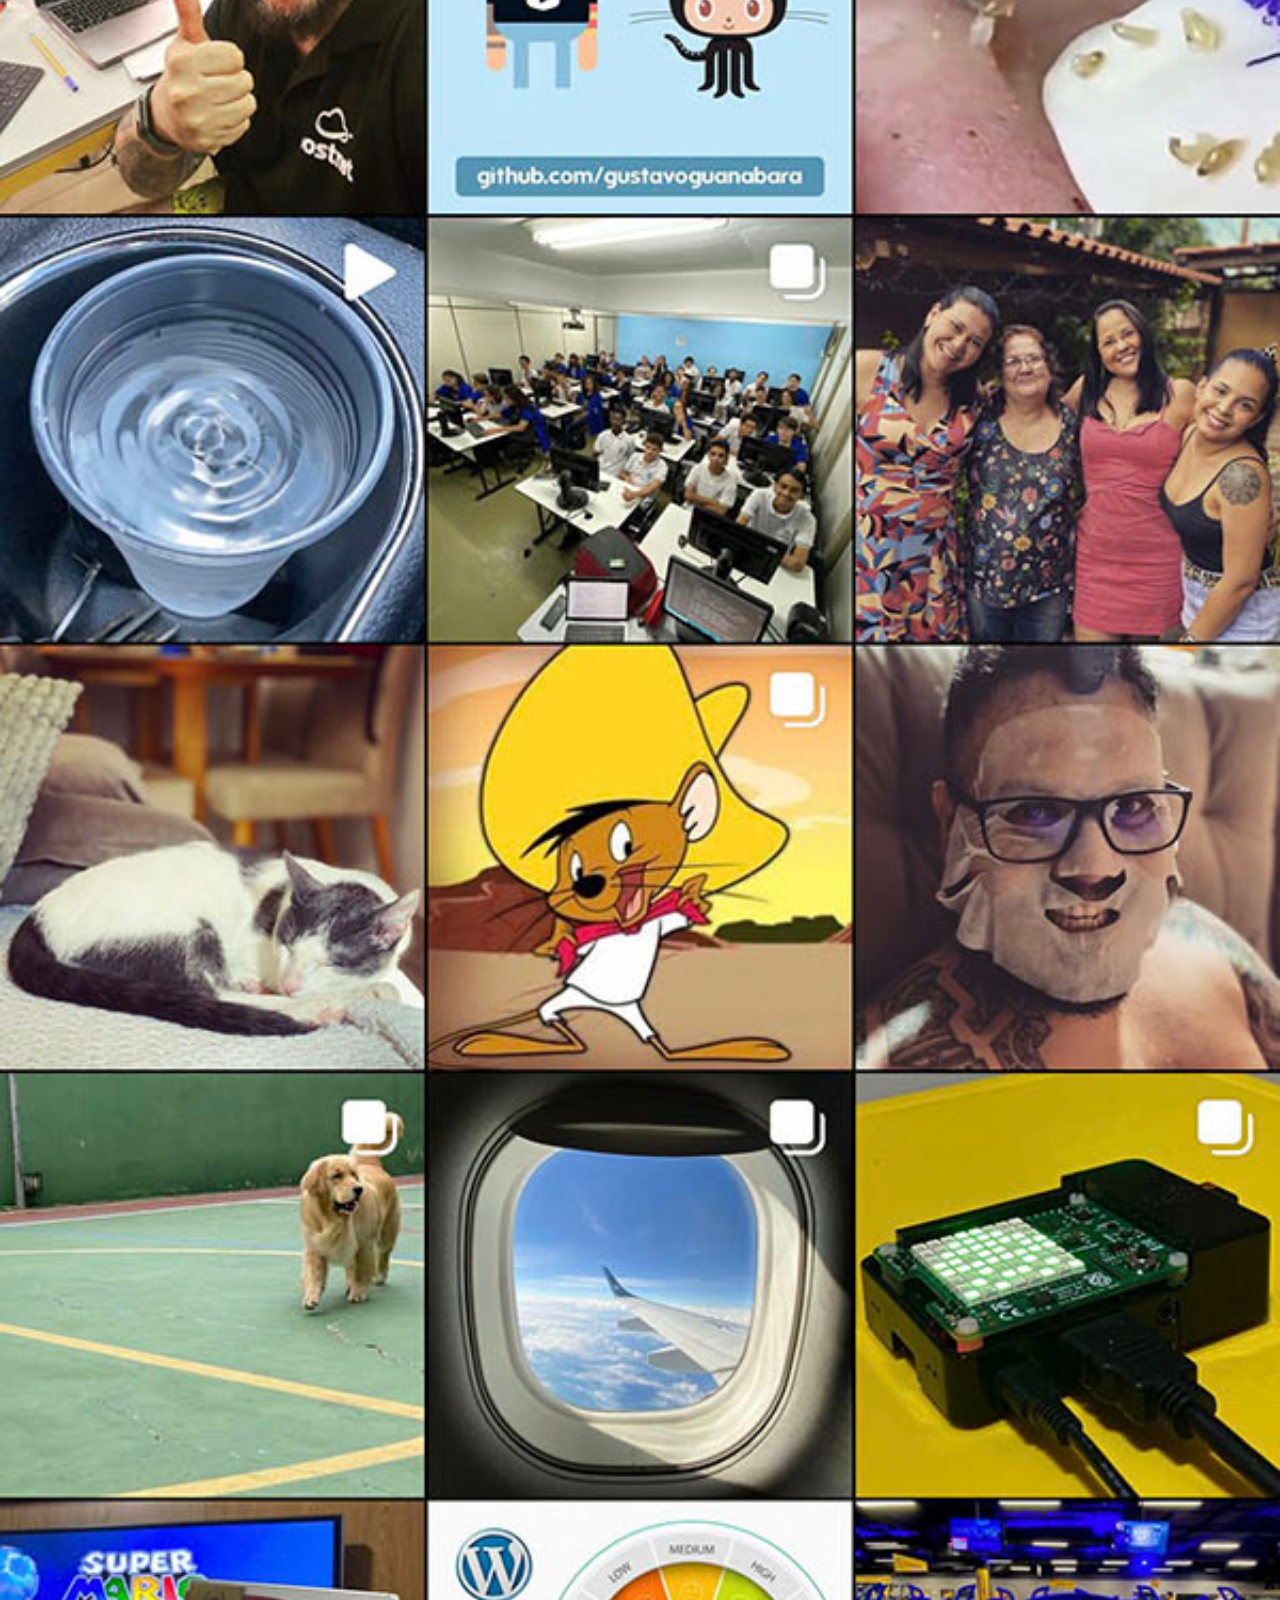
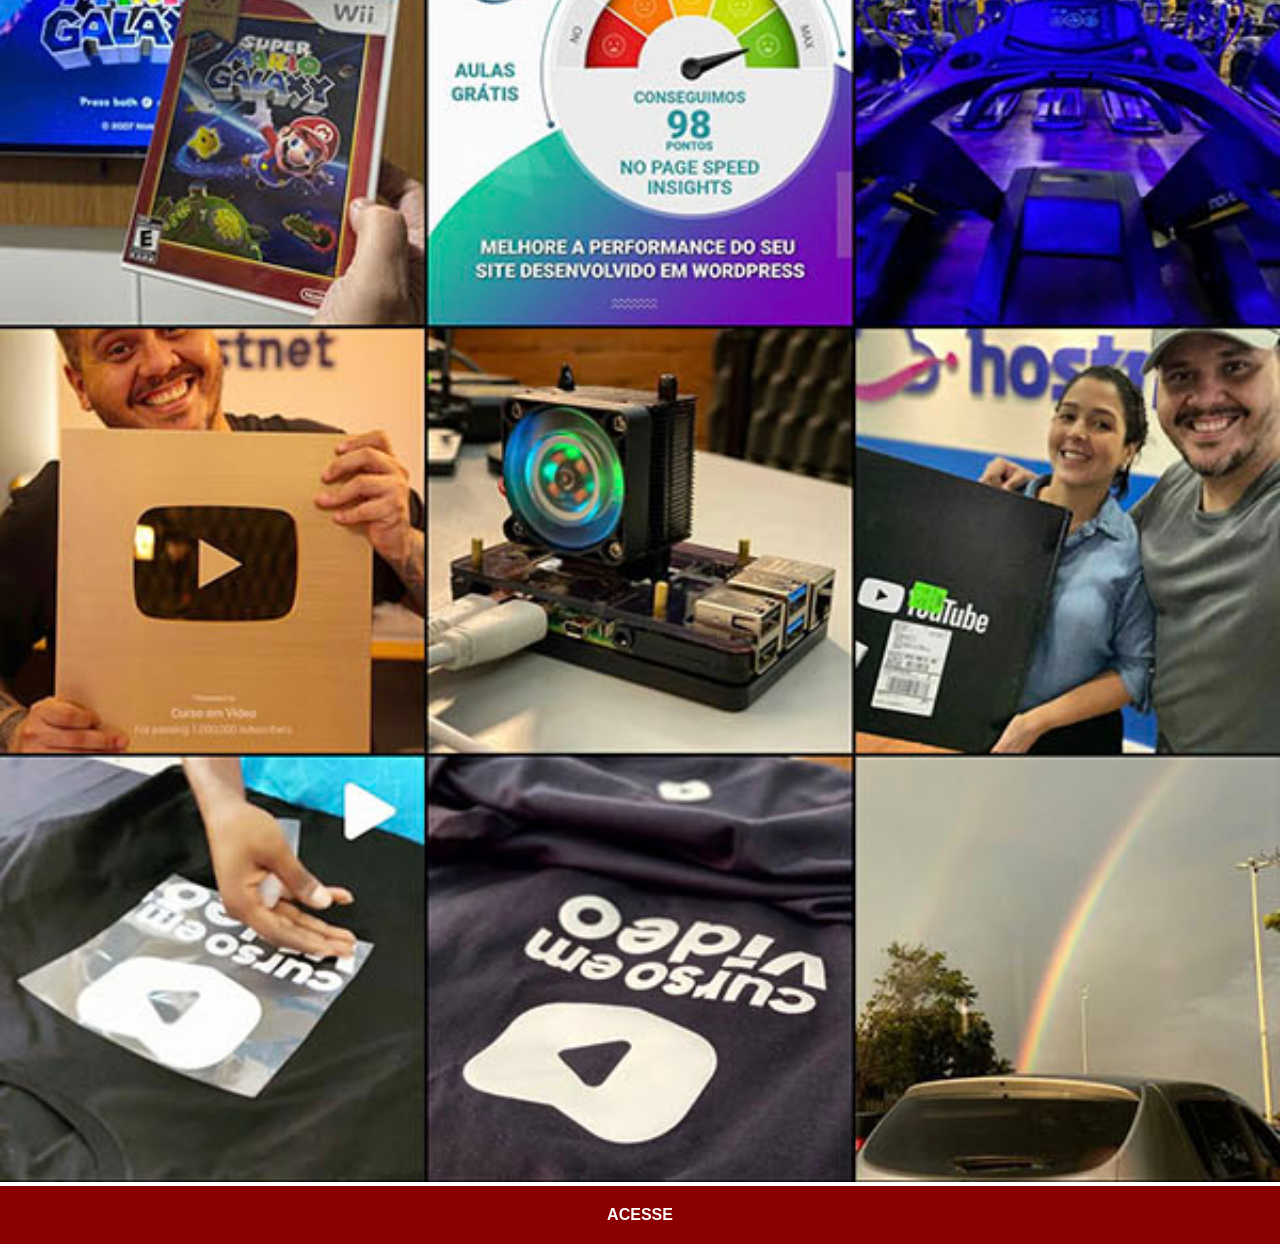
<file: instagram.html>
<!DOCTYPE html>
<html lang="pt-br">
<head>
    <meta charset="UTF-8">
    <meta name="viewport" content="width=device-width, initial-scale=1.0">
    <title>Instagram</title>
    <link rel="stylesheet" href="estilos/social.css">
</head>
<body>
    <img src="imagens/tela-instagram.jpg" alt="Instagram">
    <a href="#">ACESSE</a>
</body>
</html>
</file>
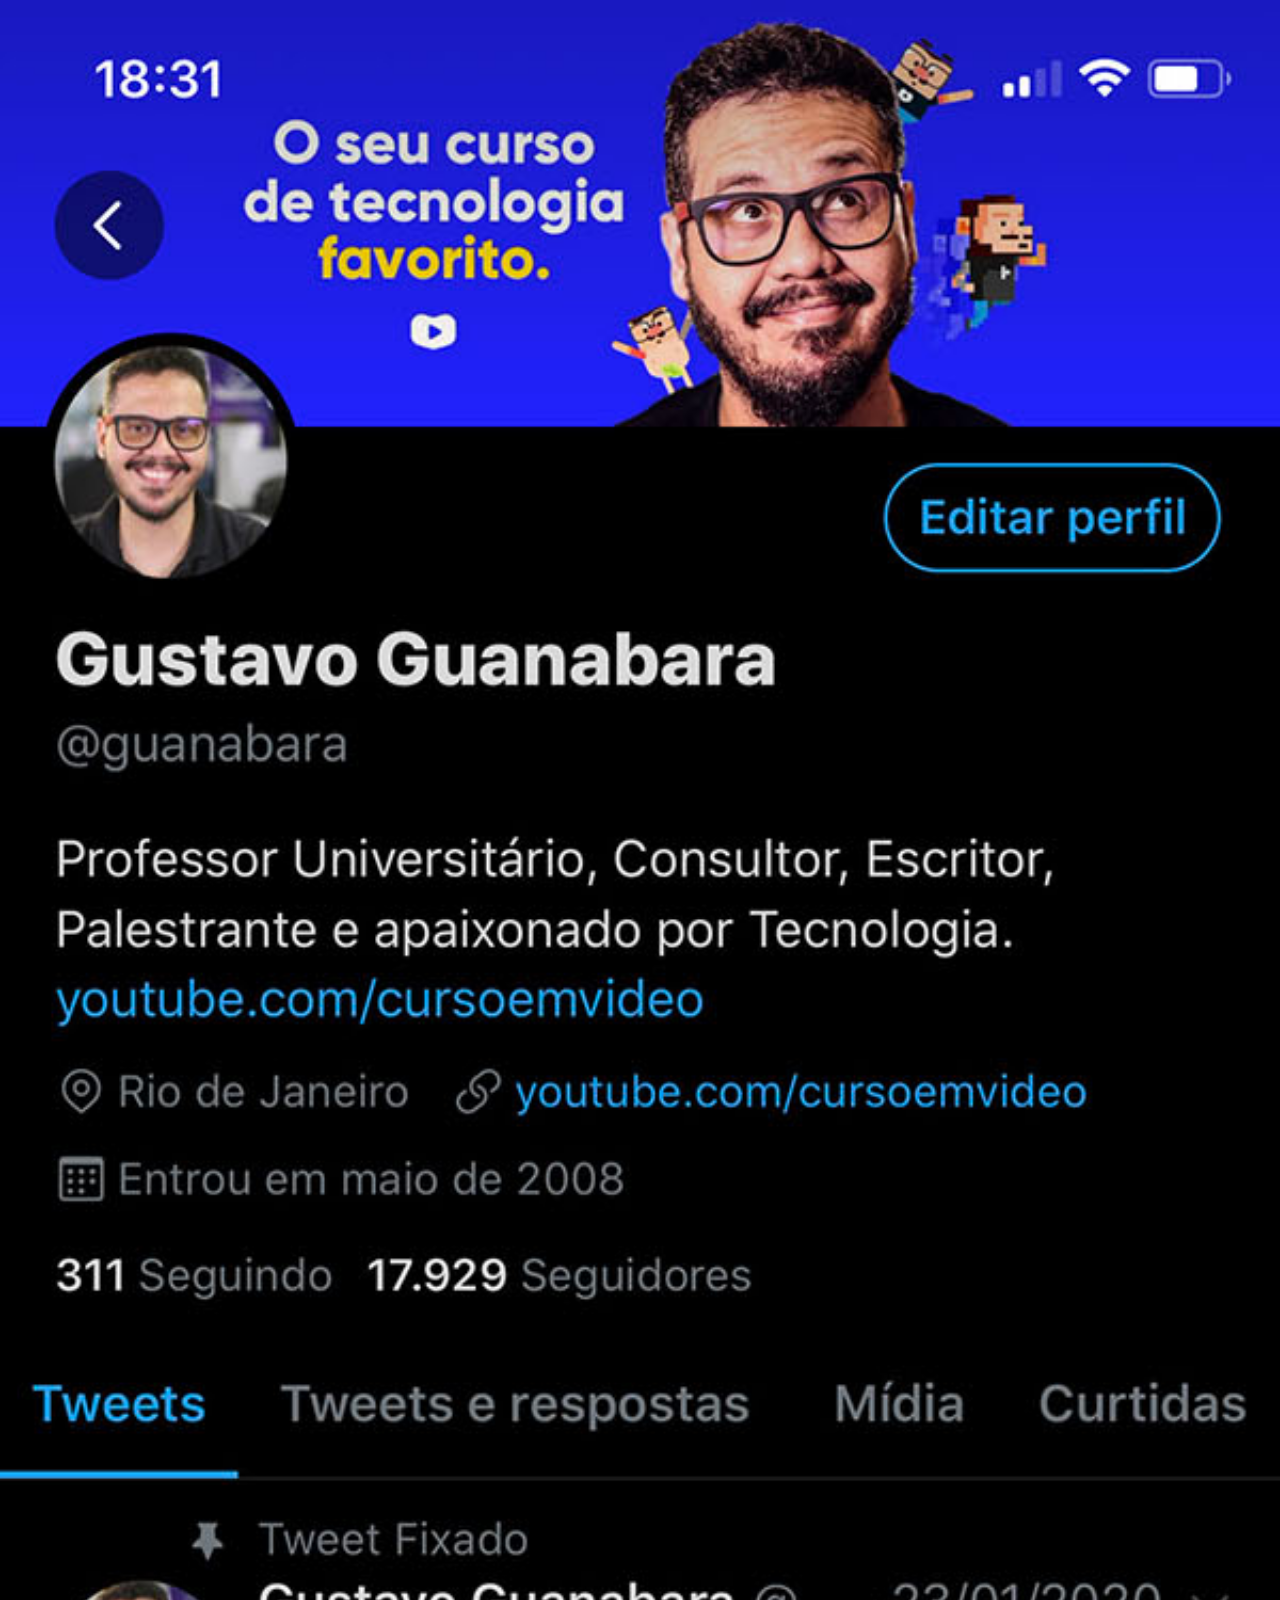
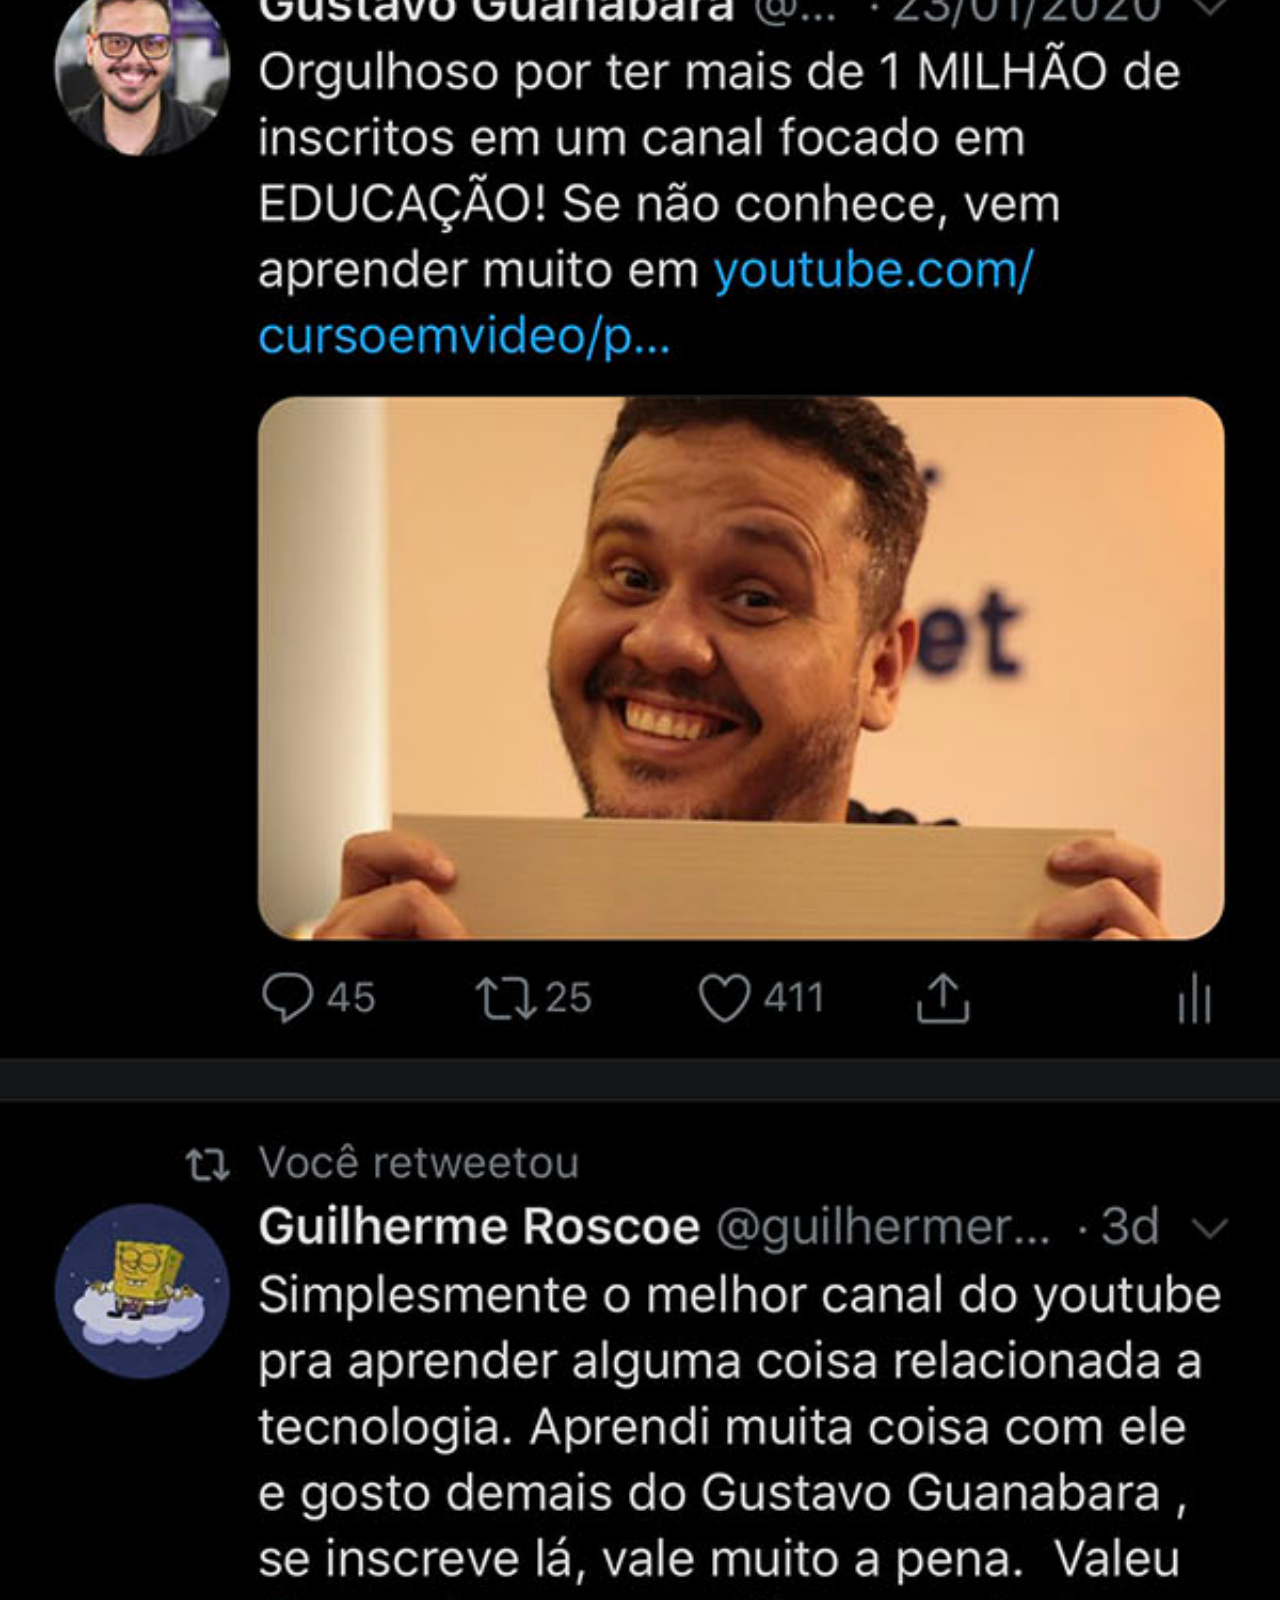
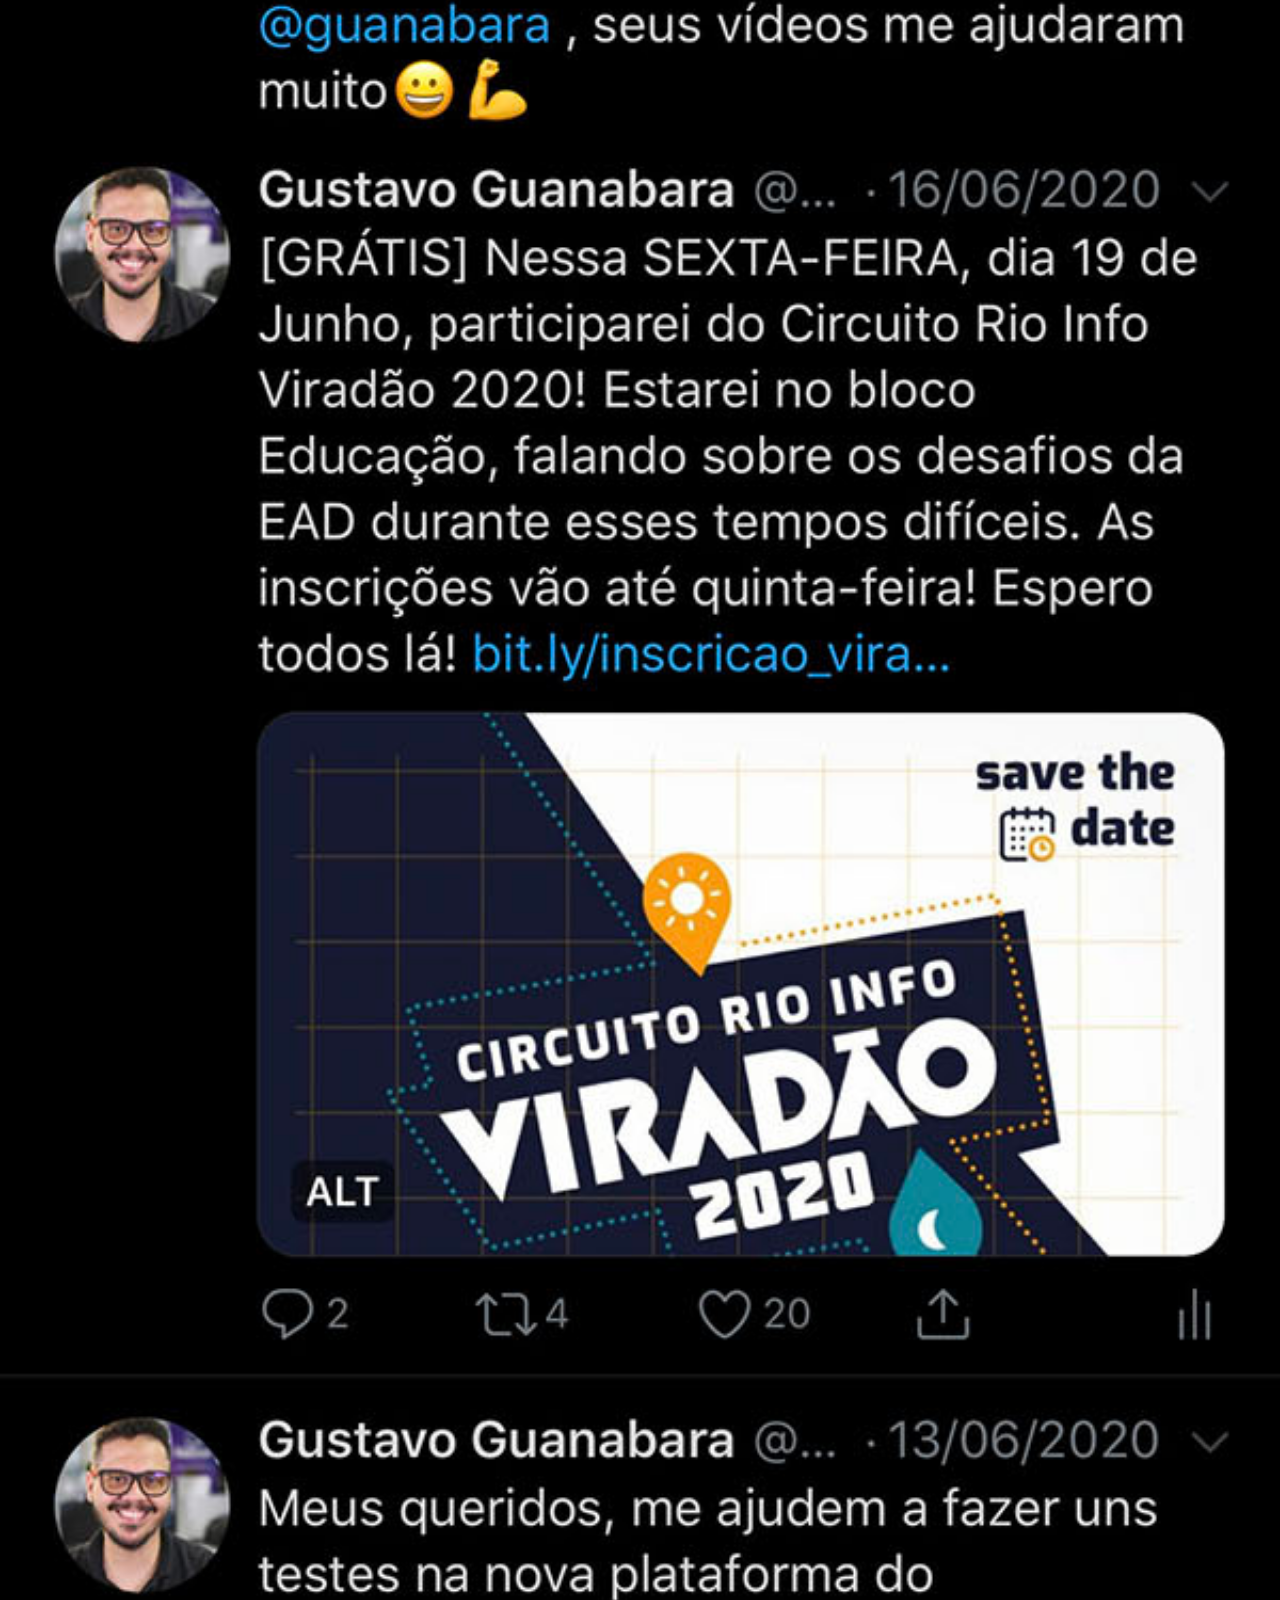
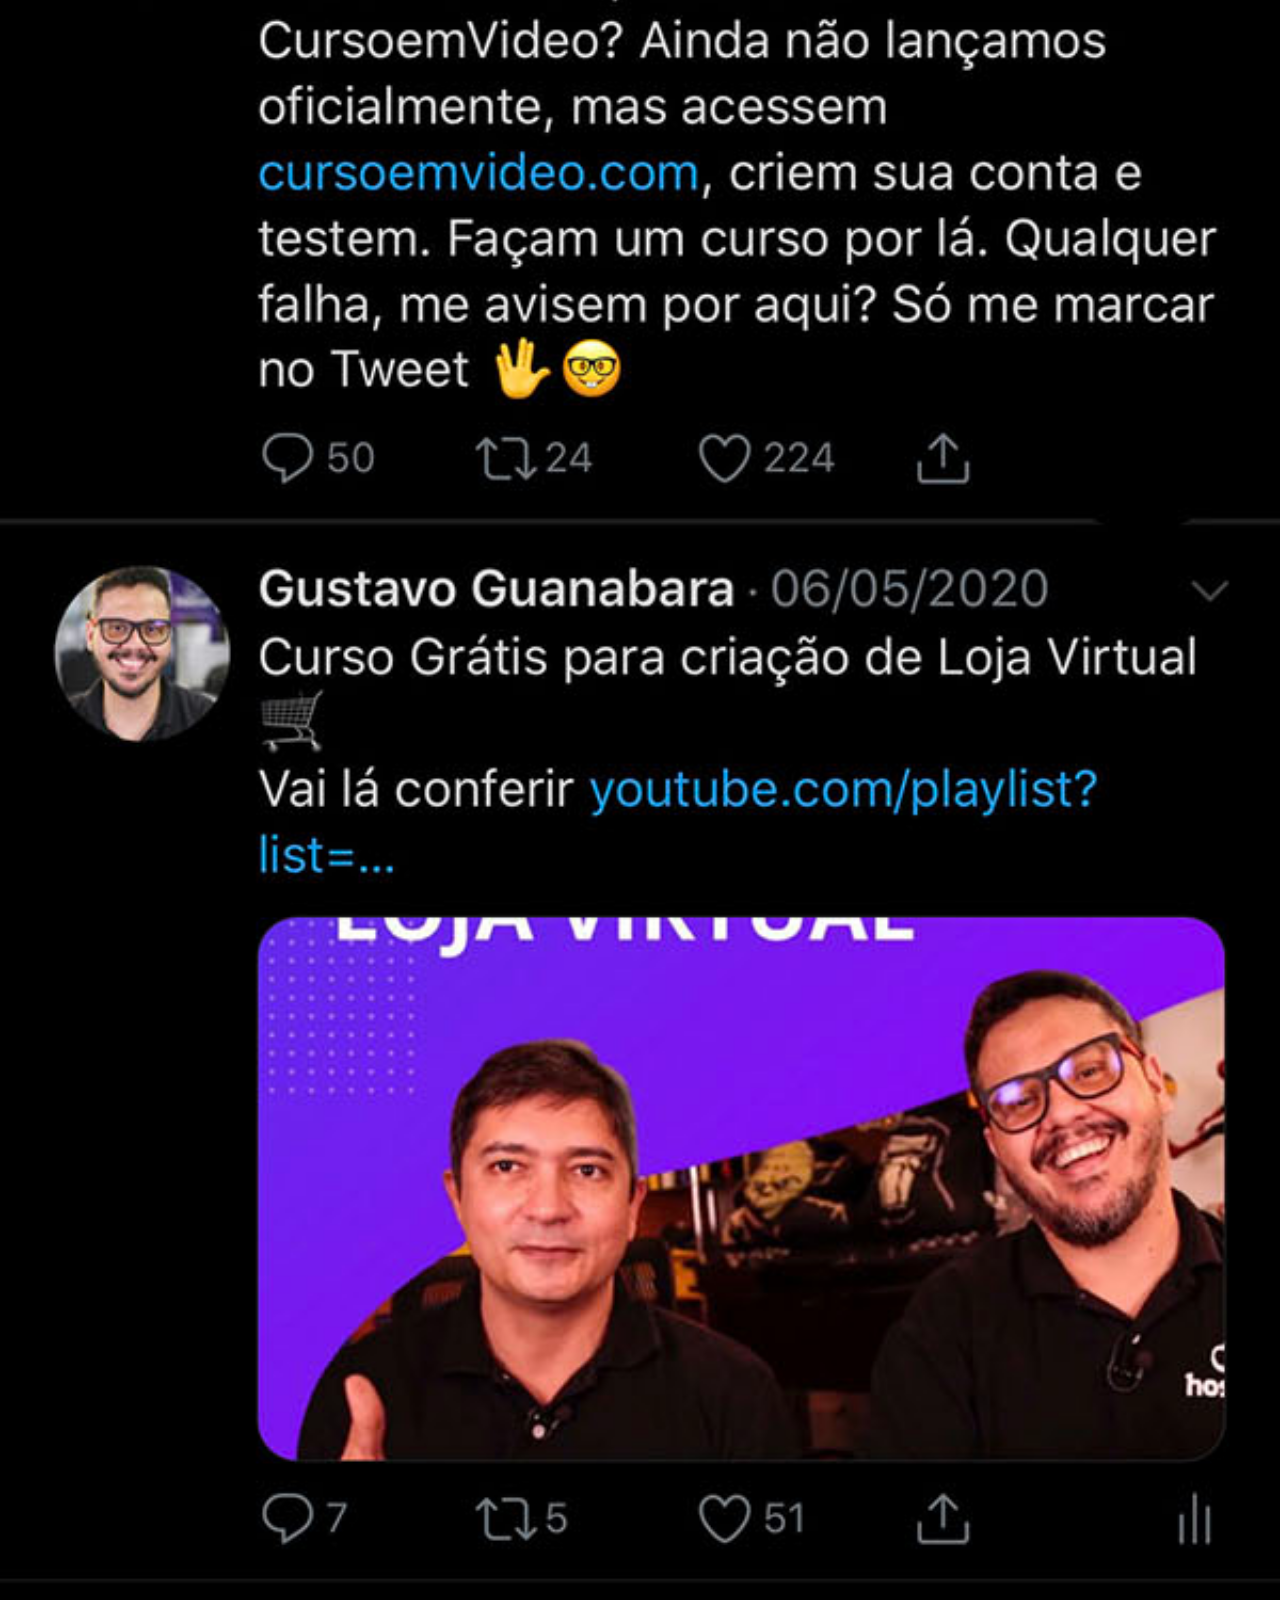
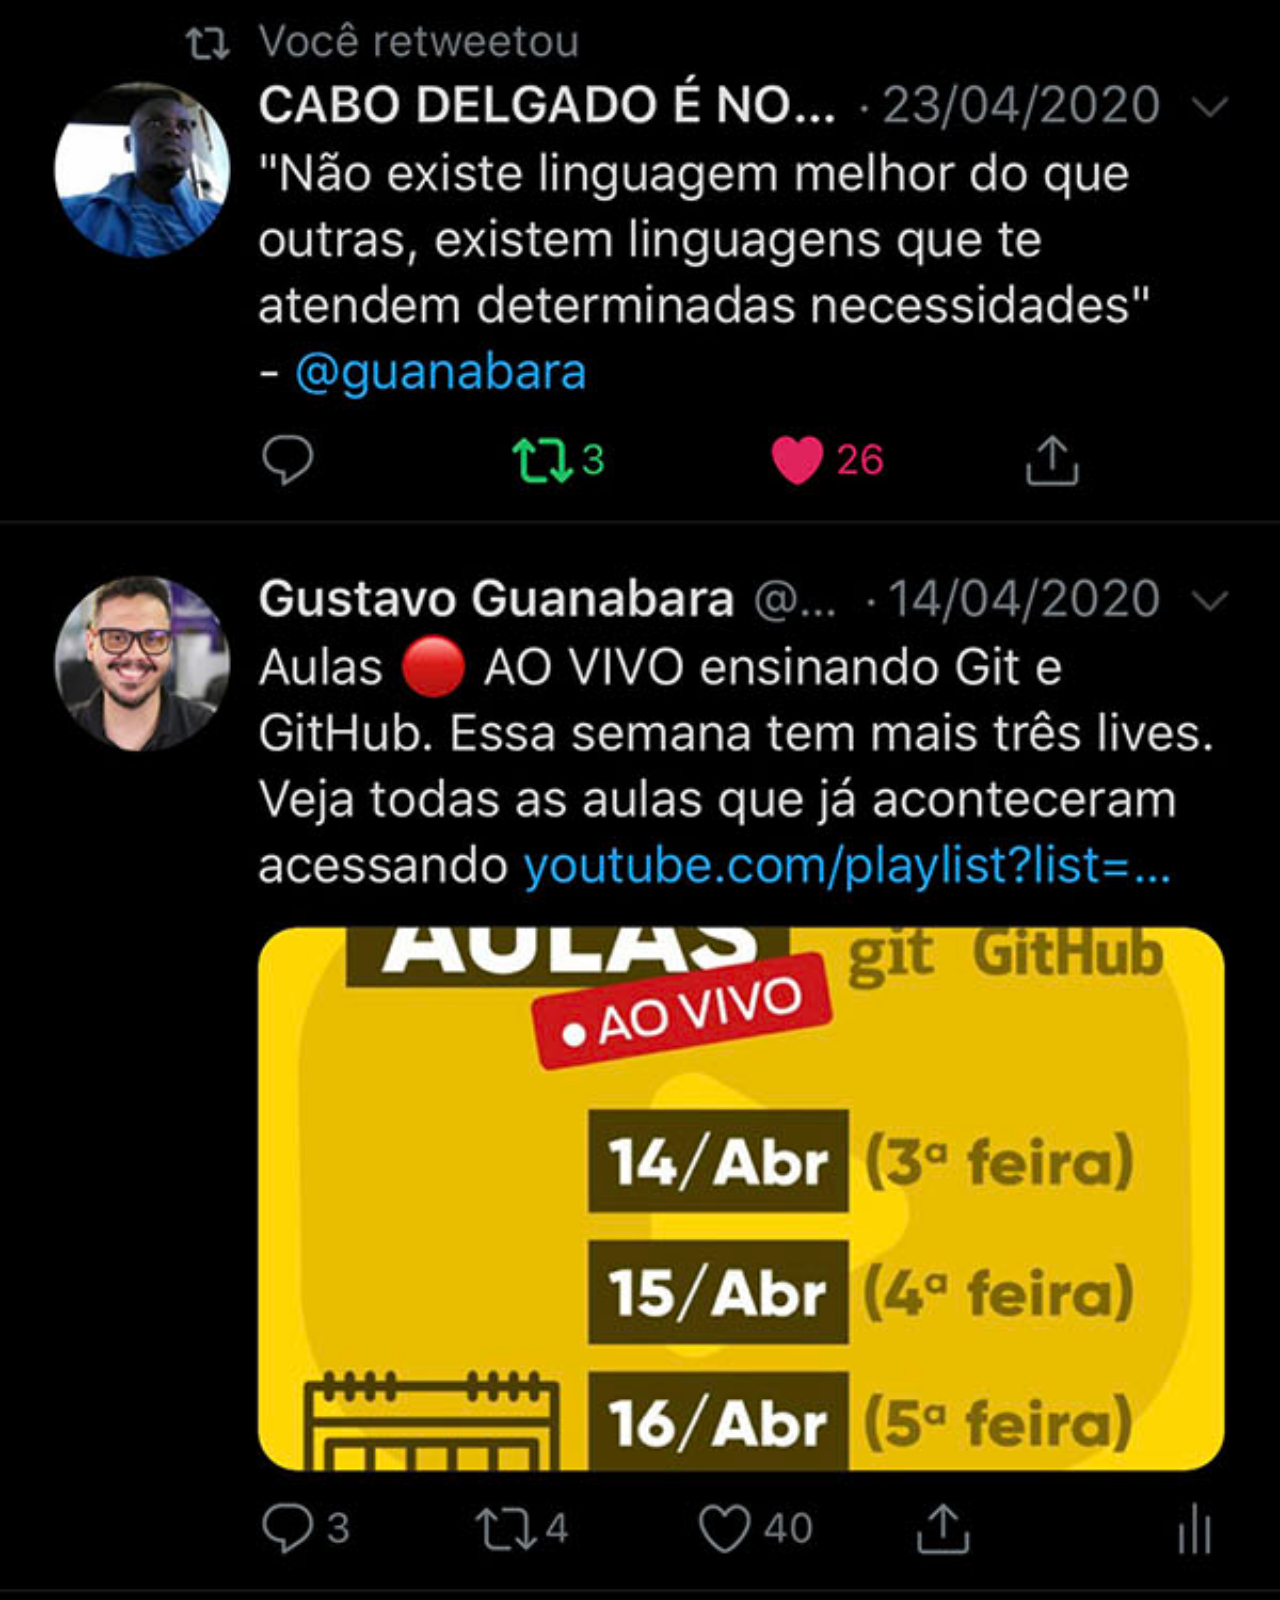
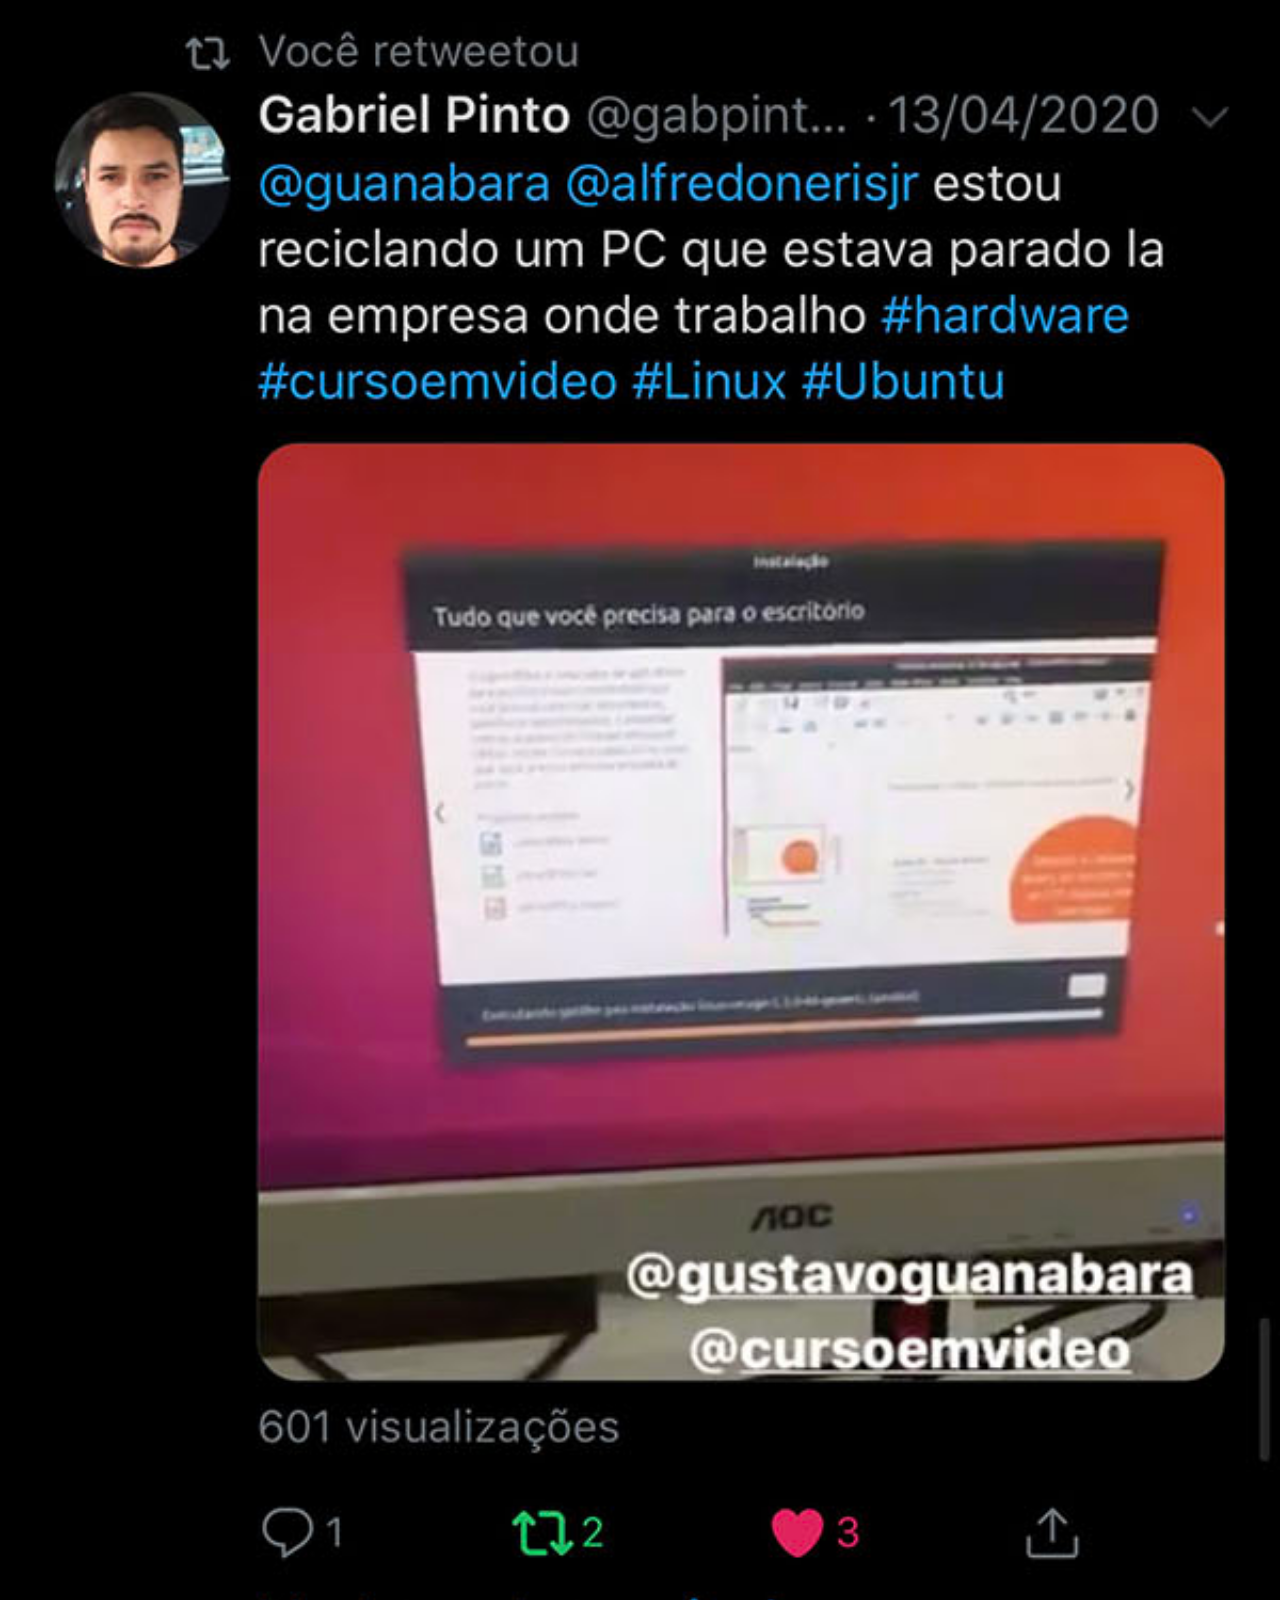
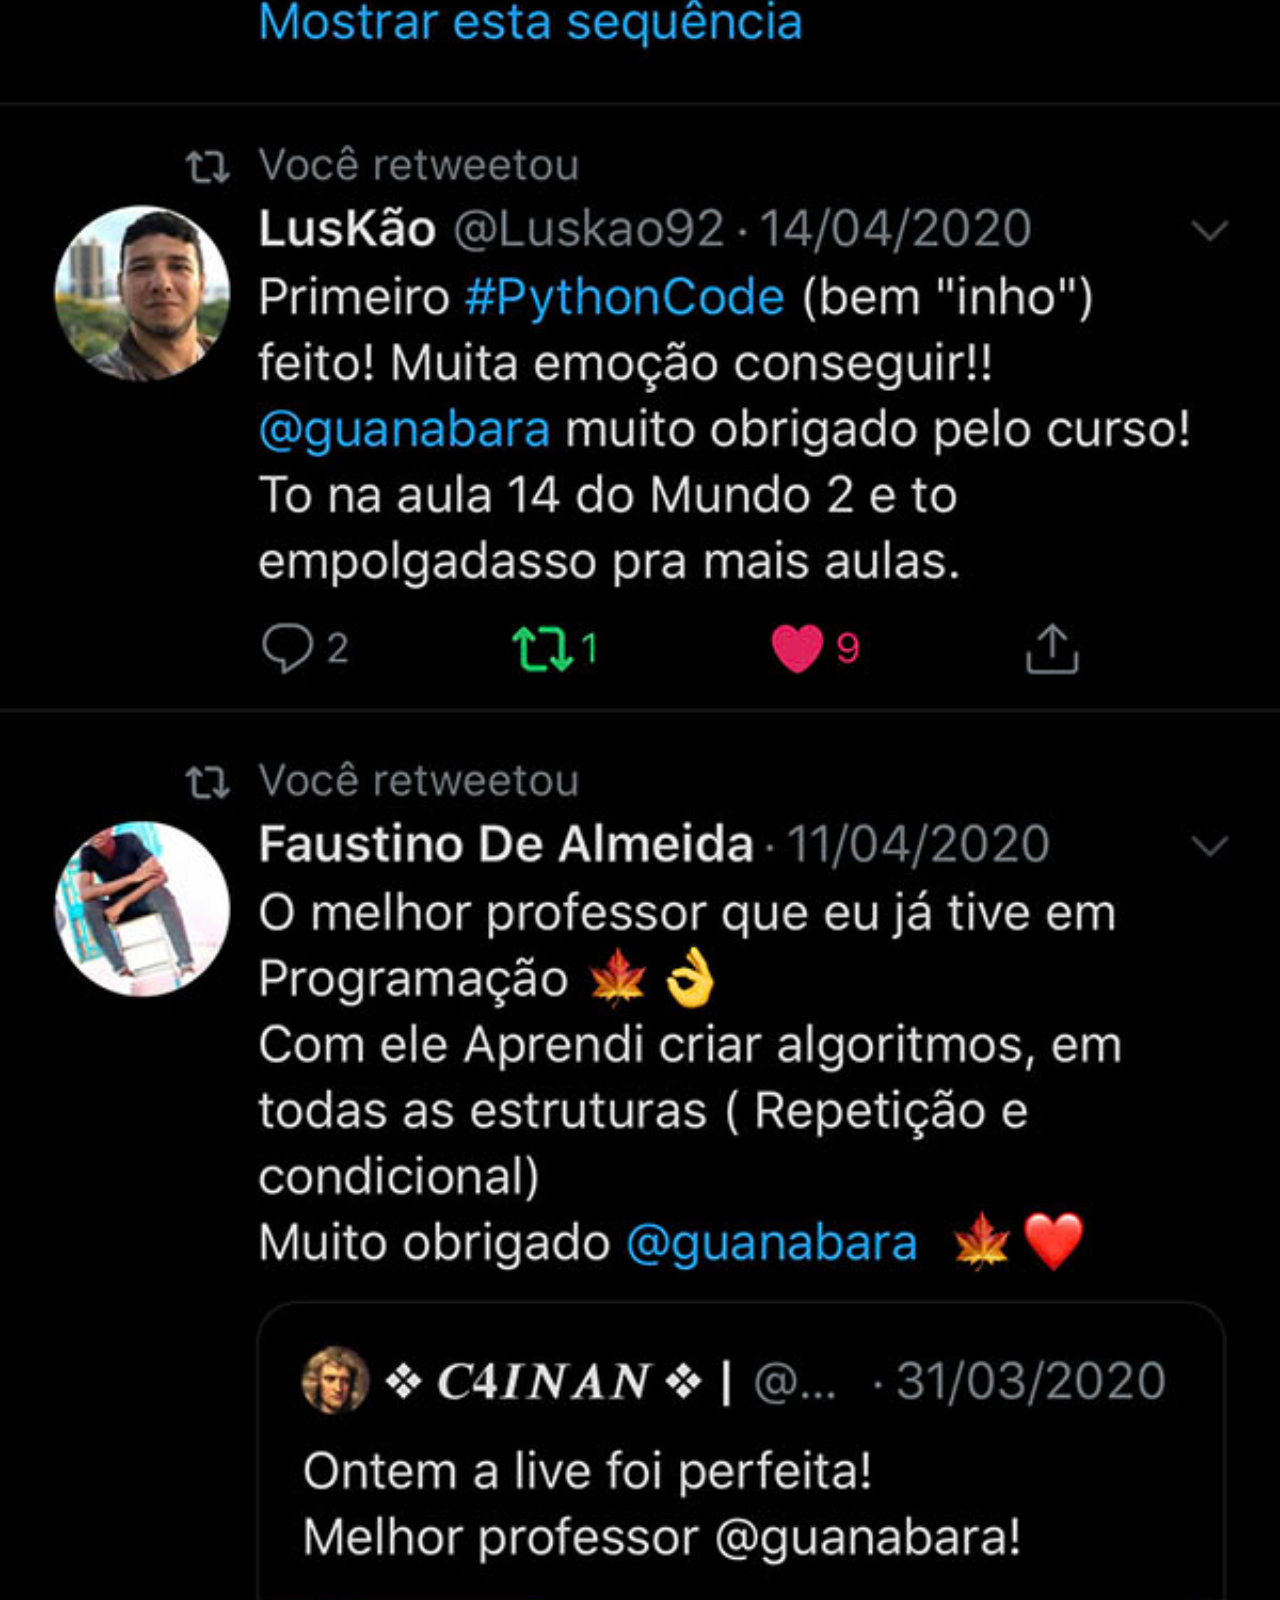
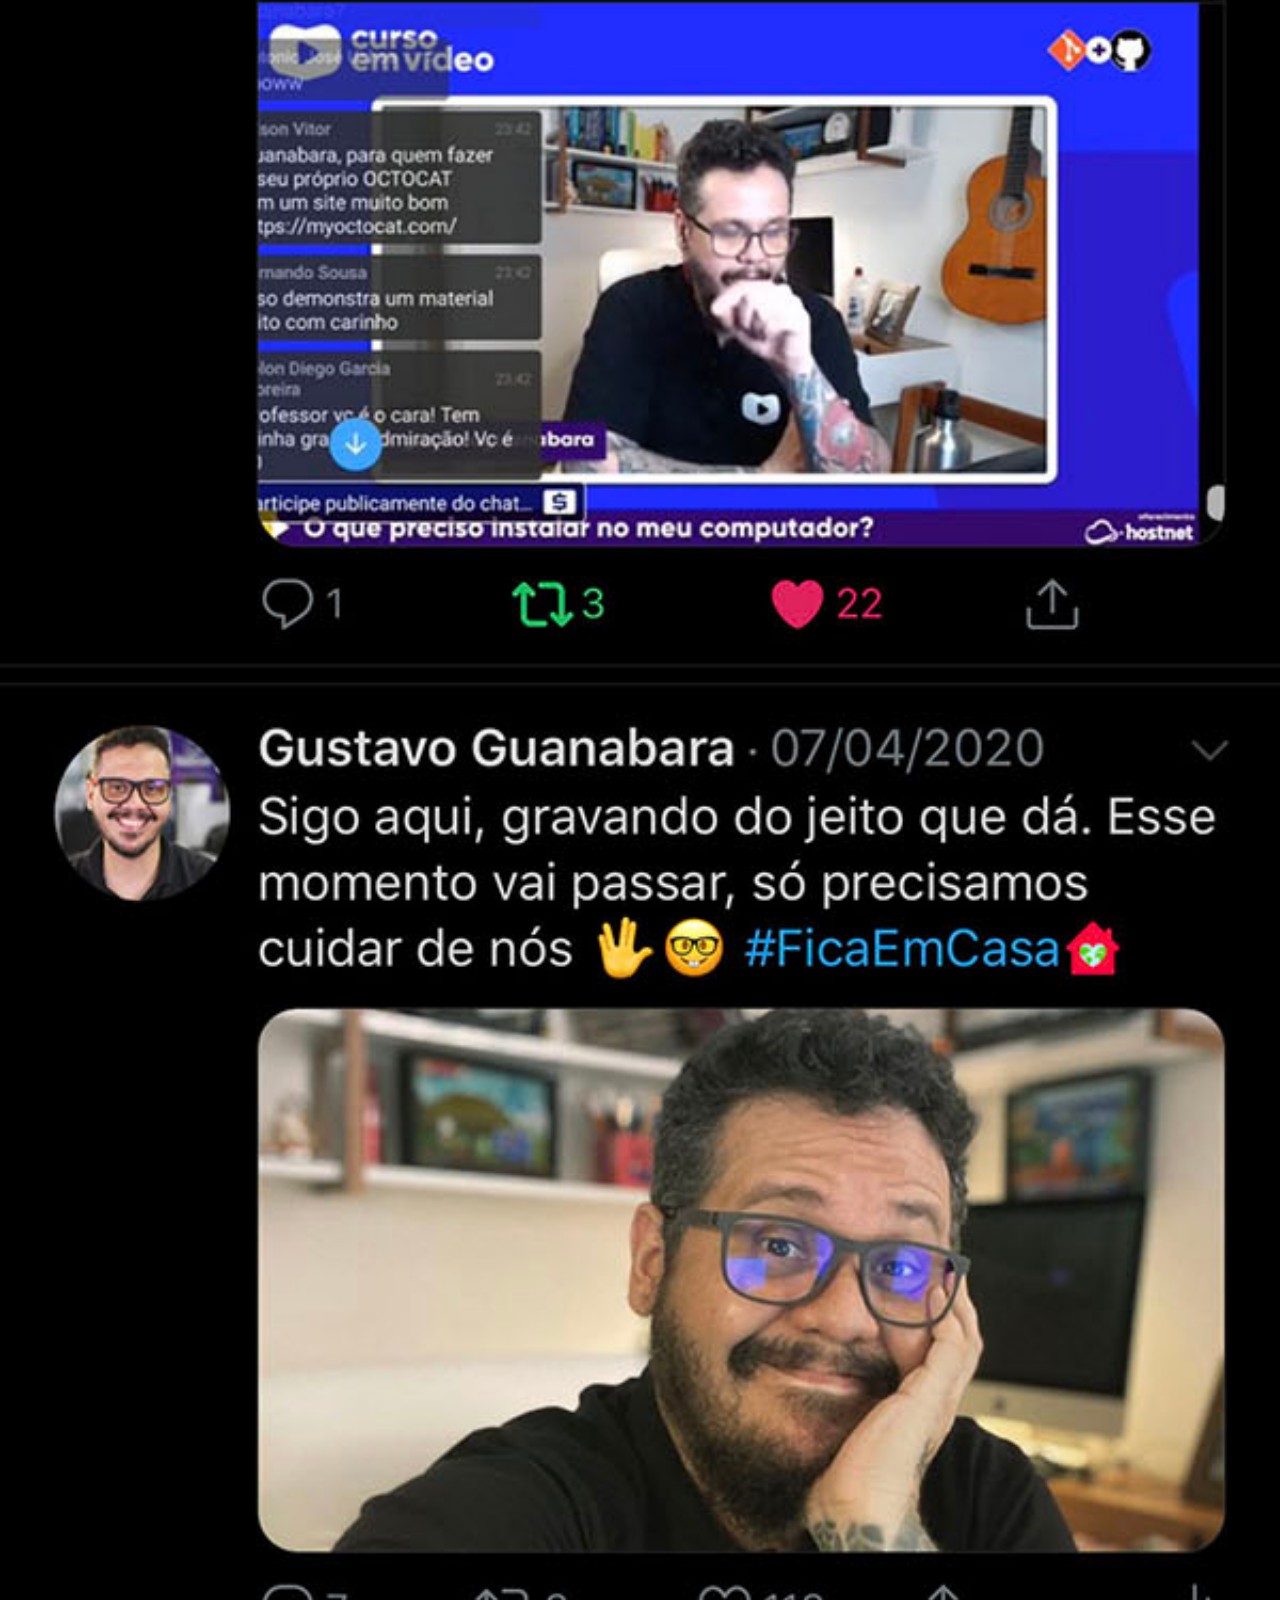
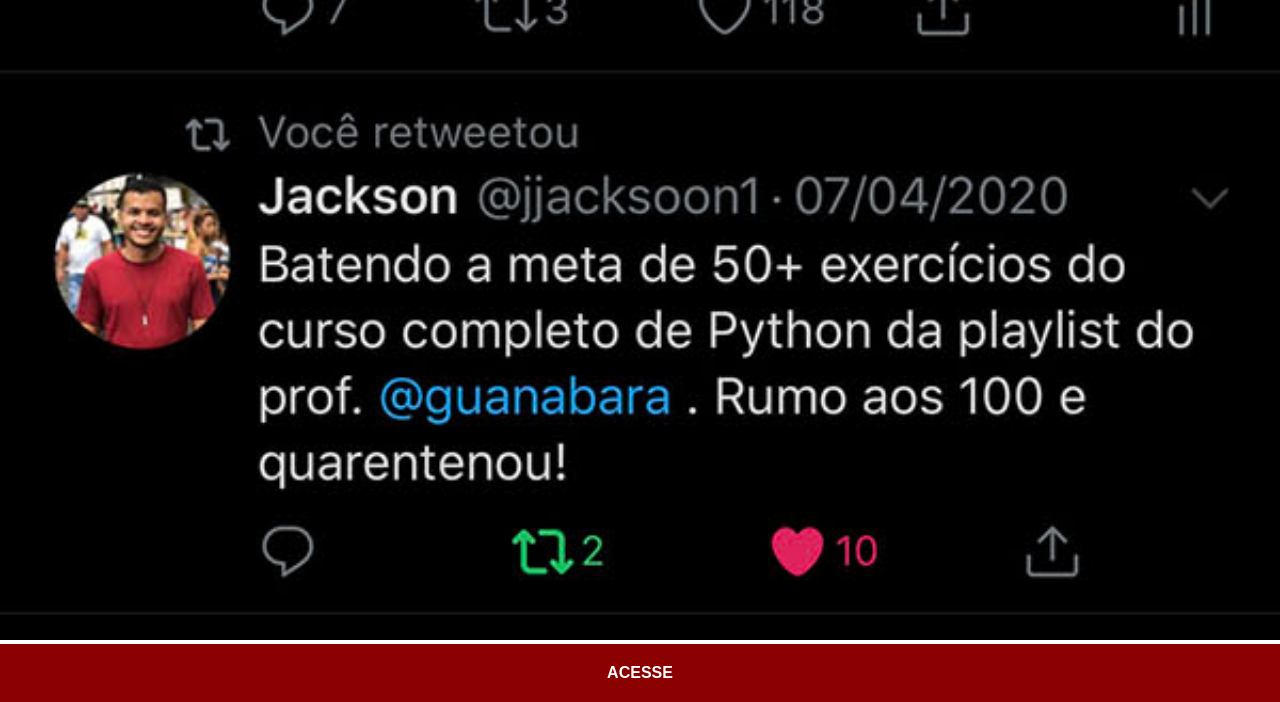
<file: twitter.html>
<!DOCTYPE html>
<html lang="pt-br">
<head>
    <meta charset="UTF-8">
    <meta name="viewport" content="width=device-width, initial-scale=1.0">
    <title>Twitter</title>
    <link rel="stylesheet" href="estilos/social.css">
</head>
<body>
    <img src="imagens/tela-twitter.jpg" alt="Twitter">
    <a href="#">ACESSE</a>
</body>
</html>
</file>
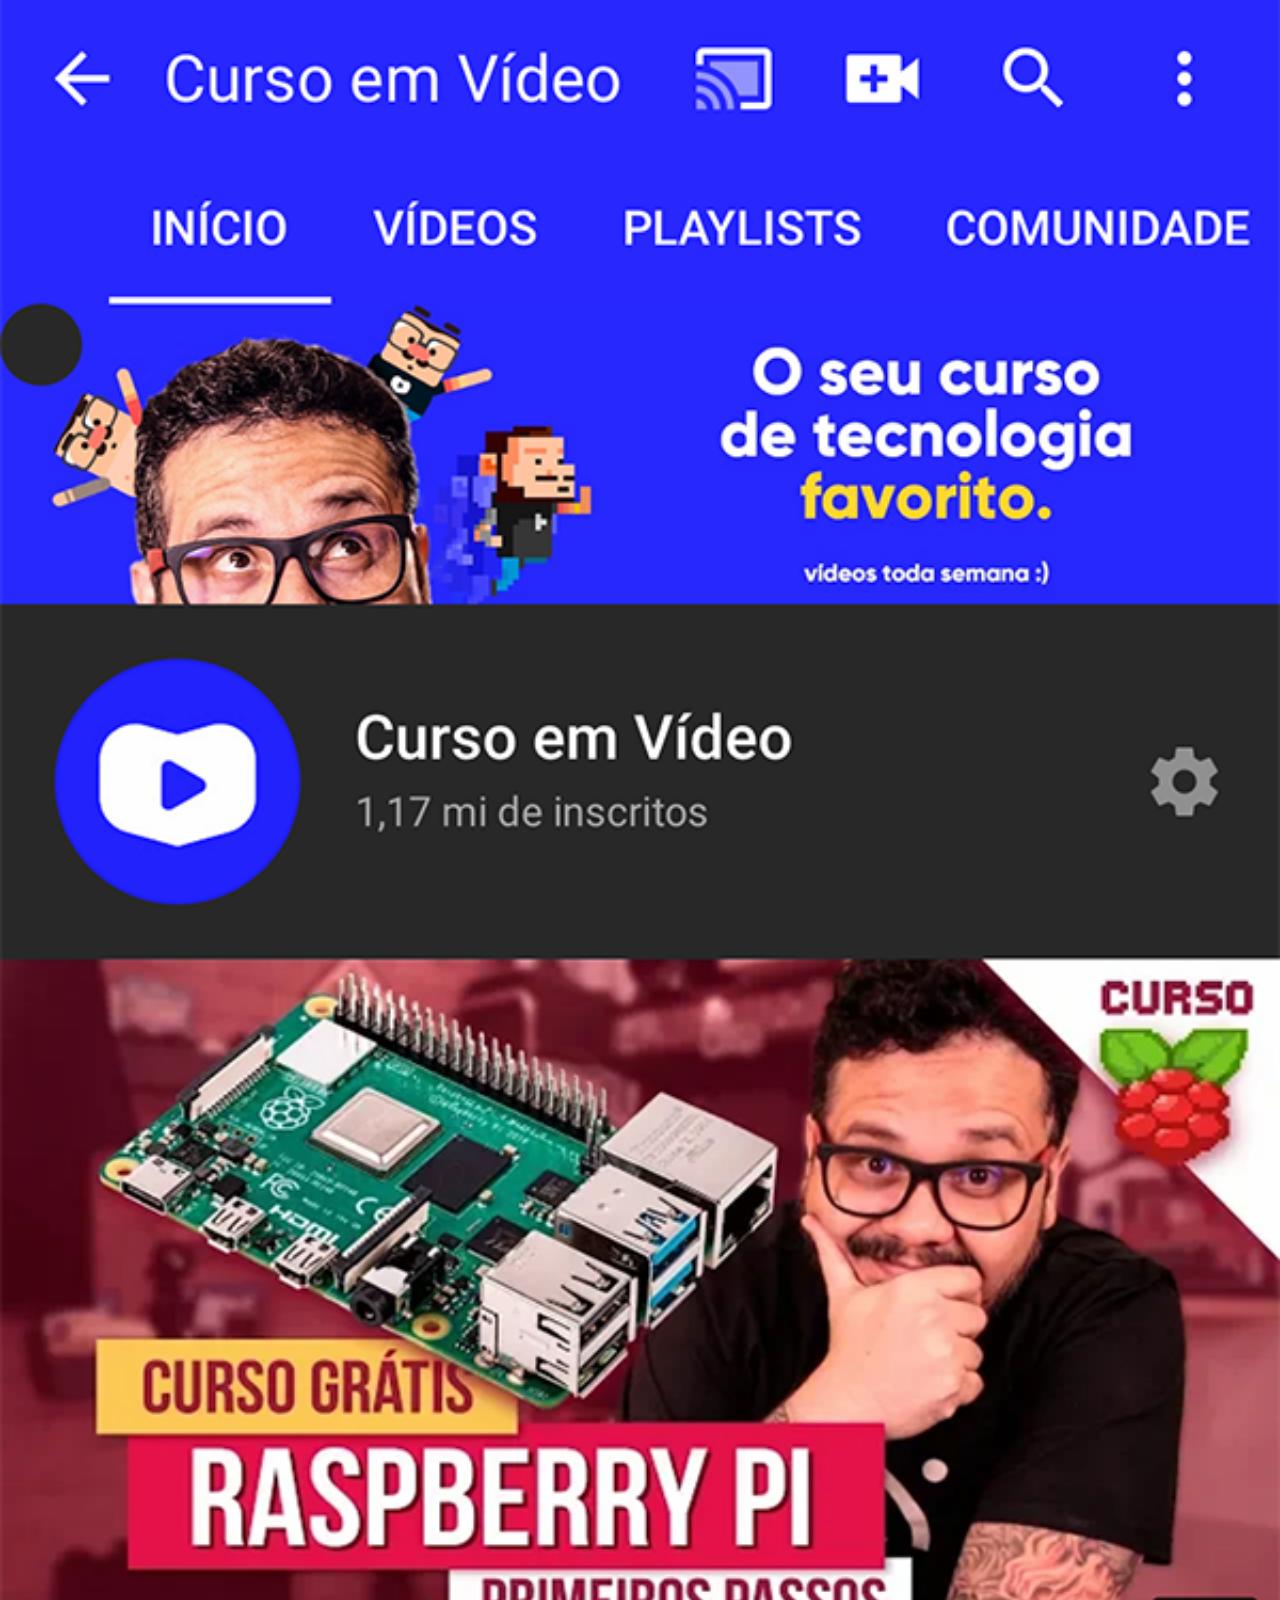
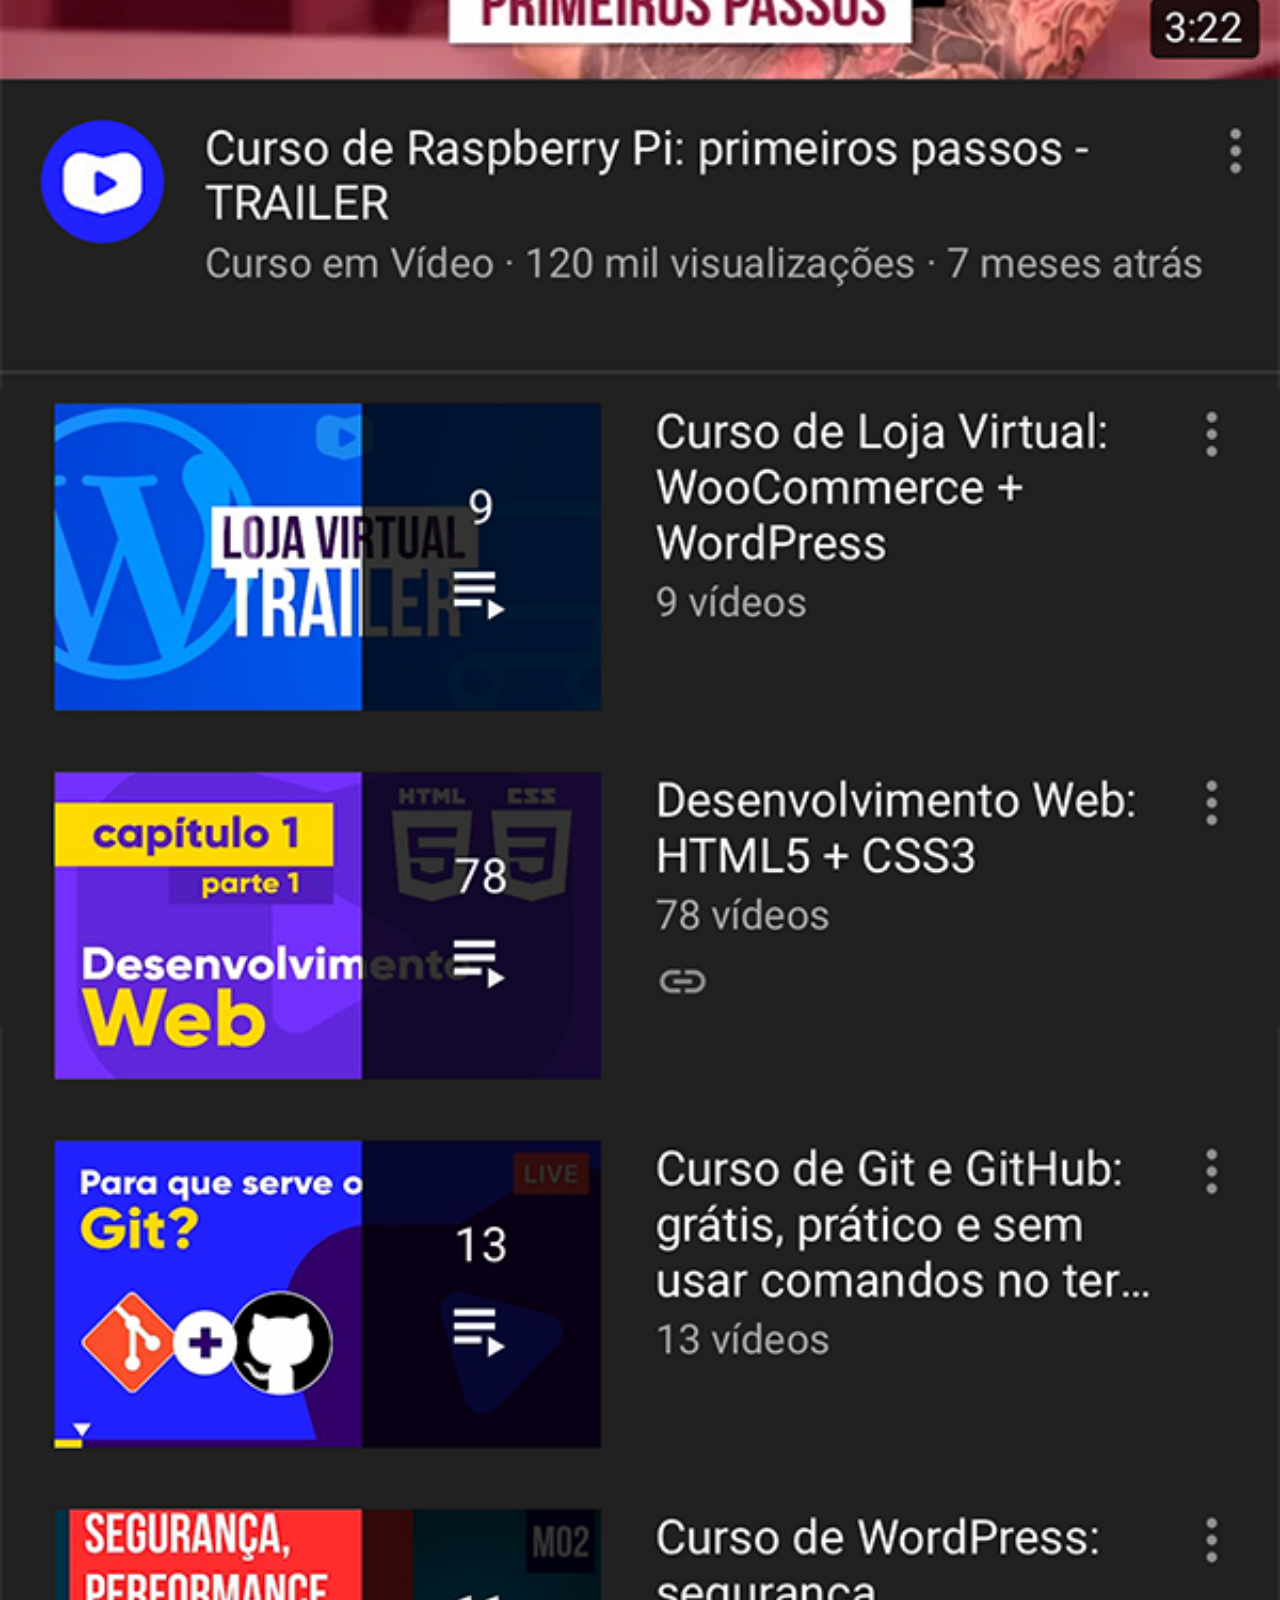
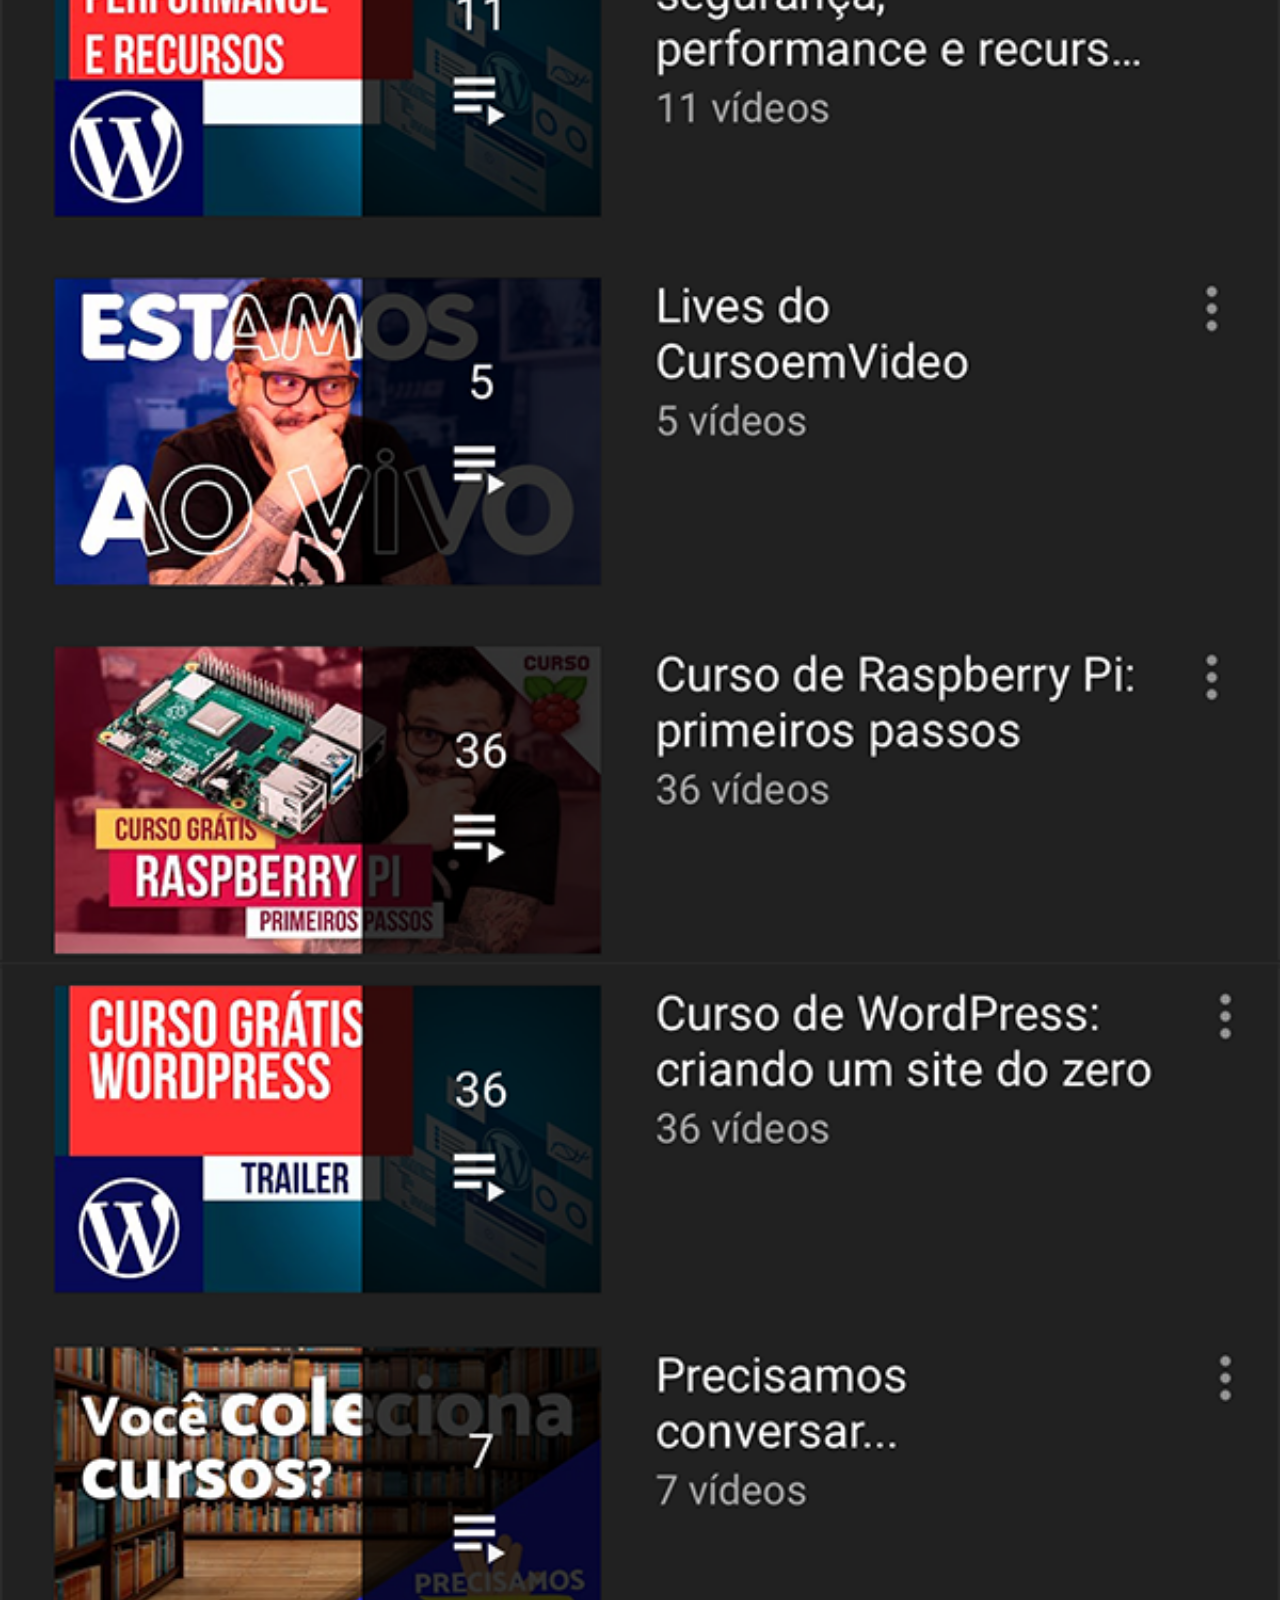
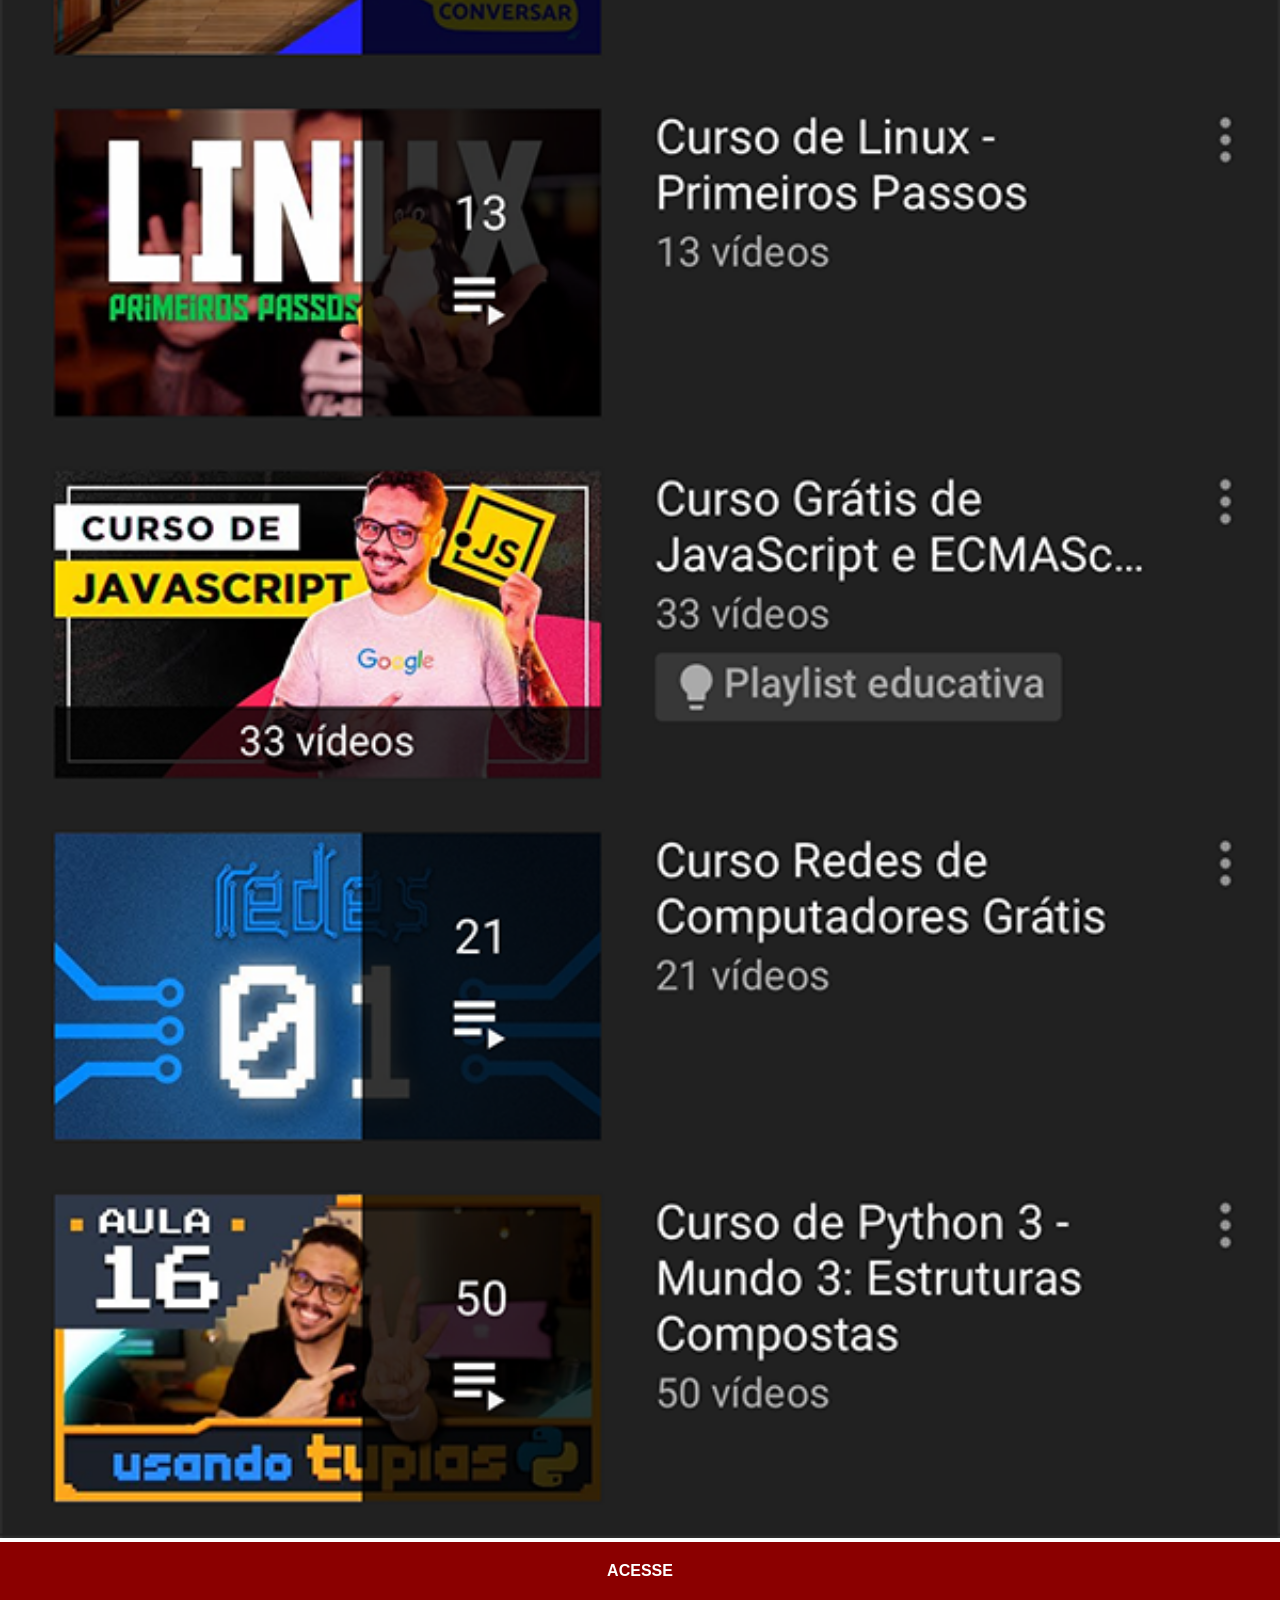
<file: youtube.html>
<!DOCTYPE html>
<html lang="pt-br">
<head>
    <meta charset="UTF-8">
    <meta name="viewport" content="width=device-width, initial-scale=1.0">
    <title>Youtube</title>
    <link rel="stylesheet" href="estilos/social.css">
</head>
<body>
    <img src="imagens/tela-youtube.png" alt="YouTube">
    <a href="https://www.youtube.com" target="_blank">ACESSE</a>
</body>
</html>
</file>
<file: estilos/style.css>
@charset "UTF-8";

* {
    margin: 0px;
    padding: 0px;
    font-family: Arial, Helvetica, sans-serif;
}

html, body {
    height: 100vh;
    width: 100vw;
    background-color: black;
}

body {
    background: url('../imagens/fundo-madeira.jpg') no-repeat top center;
    background-size: cover;
    background-attachment: fixed;
}

main {
    height: 100vh;
    position: relative;
}

section#telefone {
    position: absolute;
    top: 50%;
    left: 50%;
    transform: translate(-50%, -50%);

    height: 627px;
    width: 311px;
    background: url('../imagens/frame-iphone.png');
}

iframe#tela {
    position: relative;
    top: 80px;
    left: 22px;
    width: 267px;
    height: 471px;
}

section#redes-sociais {
    text-align: right;
}

section#redes-sociais img {
    width: 50px;
    margin: 10px;
    border-radius: 50%;
    box-shadow: 2px 2px 5px rgba(0, 0, 0, 0.726);
    box-sizing: border-box;
}

section#redes-sociais img:hover {
    color: white;
    border: 2px solid rgba(255, 255, 255, 0.514);
    transform: translate(-3px, -3px);
    box-shadow: 5px 5px 10px rgba(0, 0, 0, 0.705);
    transition: transform .3s, border 1s ;
}
</file>
<file: estilos/social.css>
@charset "UTF-8";

        * {
            margin: 0px;
            padding: 0px;
            font-family: Arial, Helvetica, sans-serif;
        }

        ::-webkit-scrollbar {
            width: 0px;
            height: 0px;
        }

        img {
            width: 100vw;
        }

        a {
            display: block;
            background-color: darkred;
            color: white;
            padding: 20px;
            text-align: center;
            font-weight: bolder;
            text-decoration: none;
        }

        a:hover {
            background-color: red;
        }
</file>
